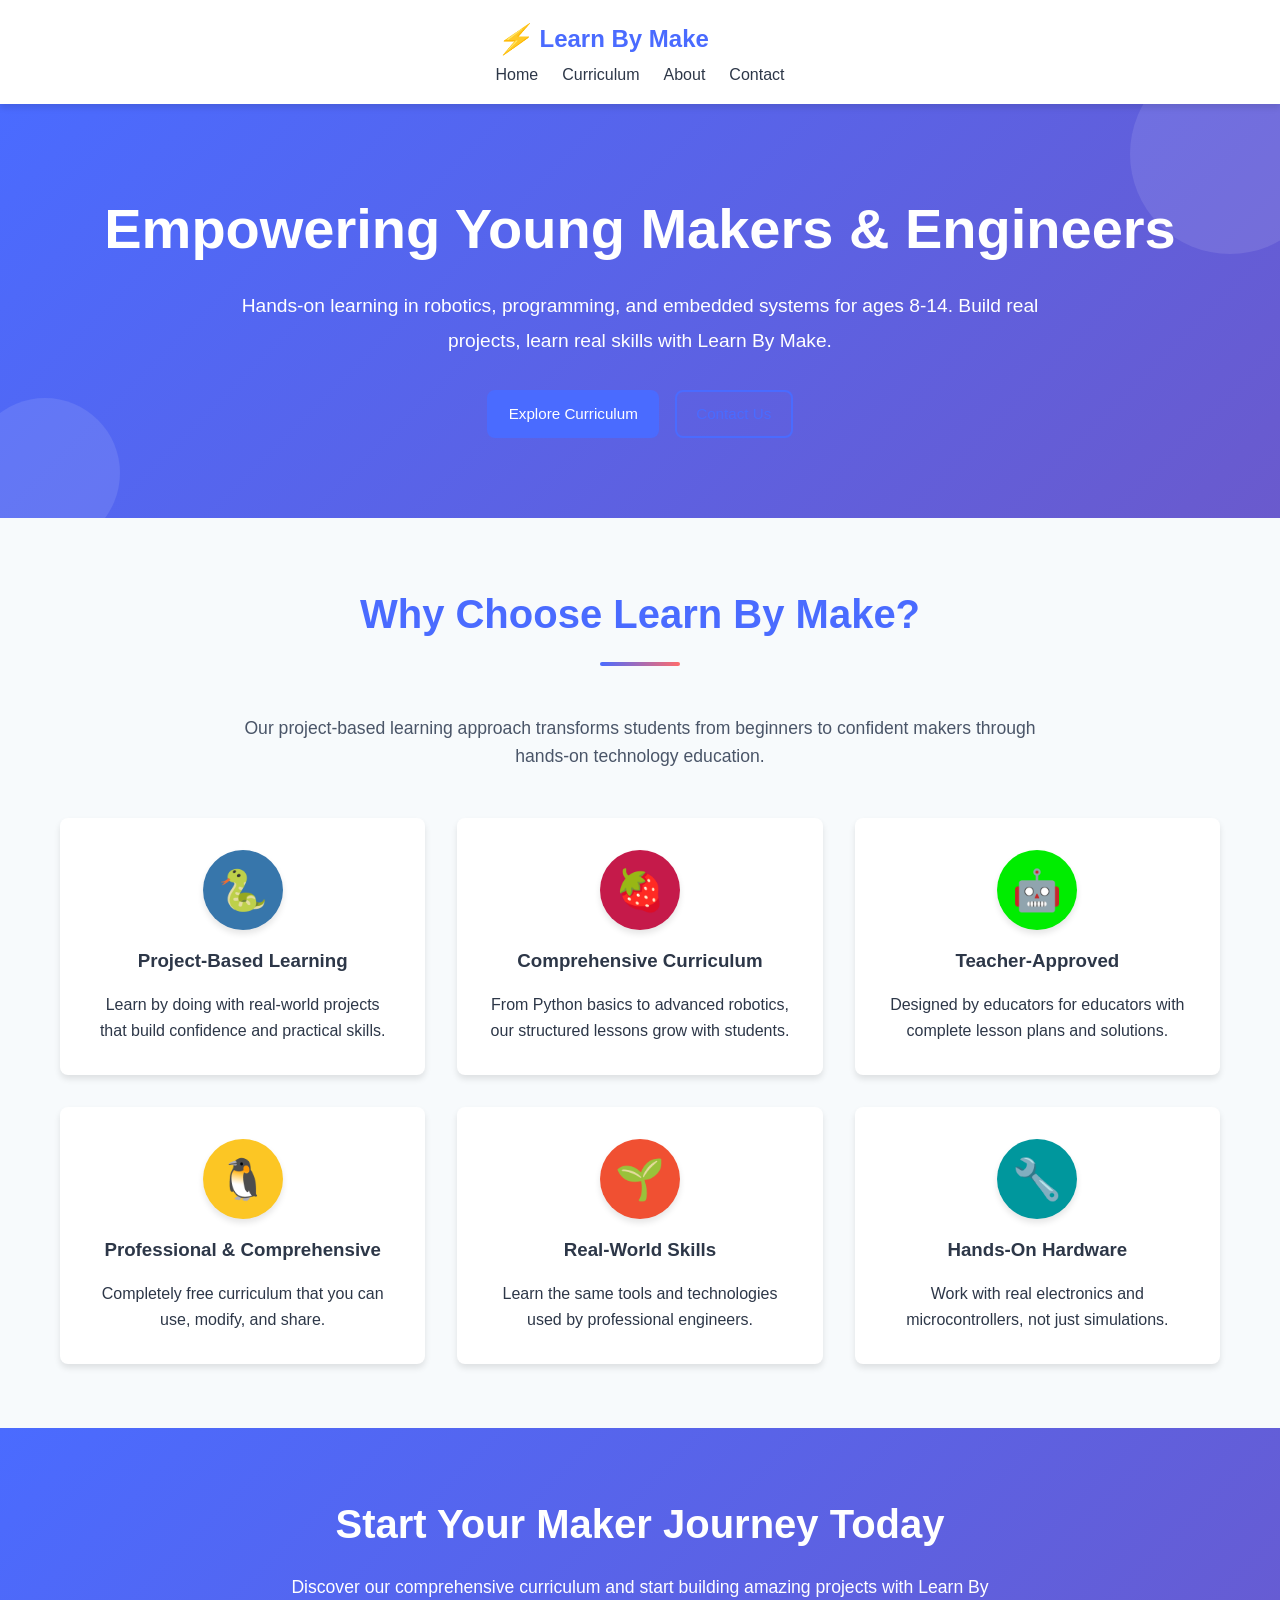
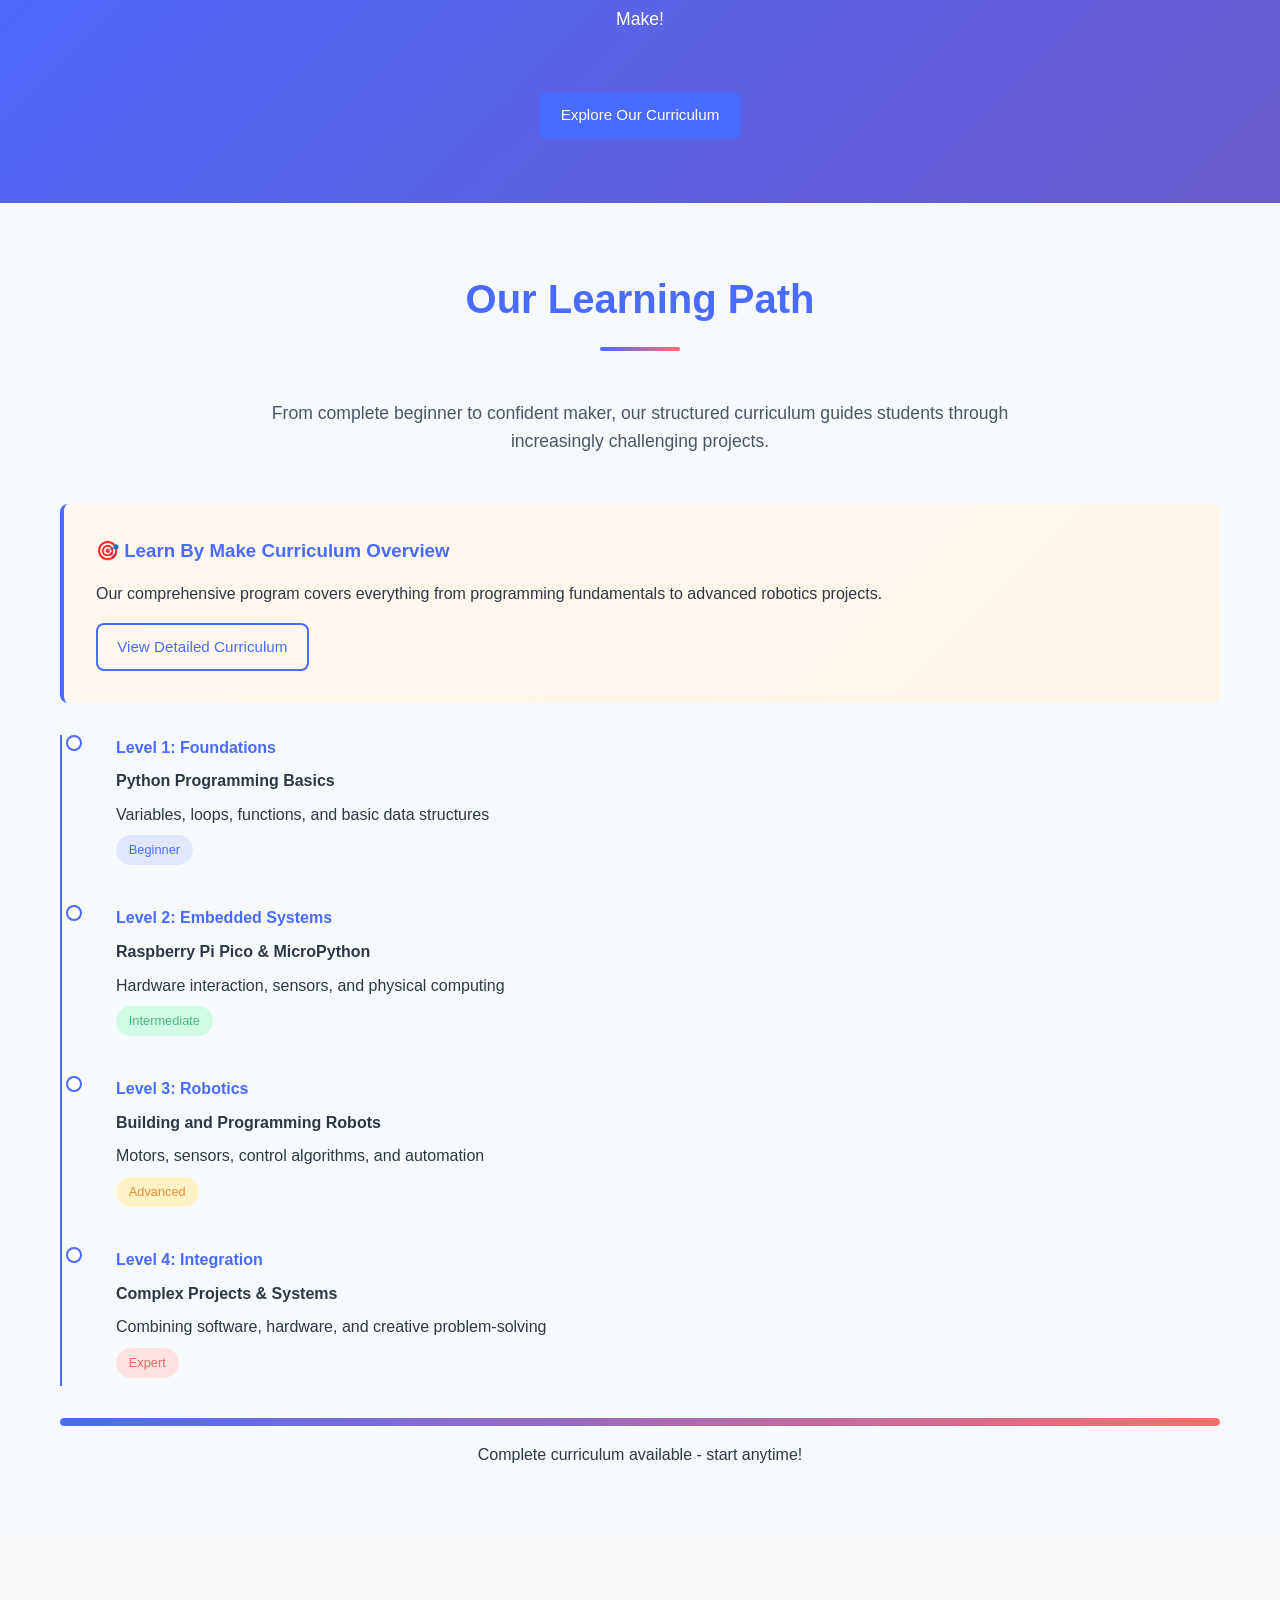
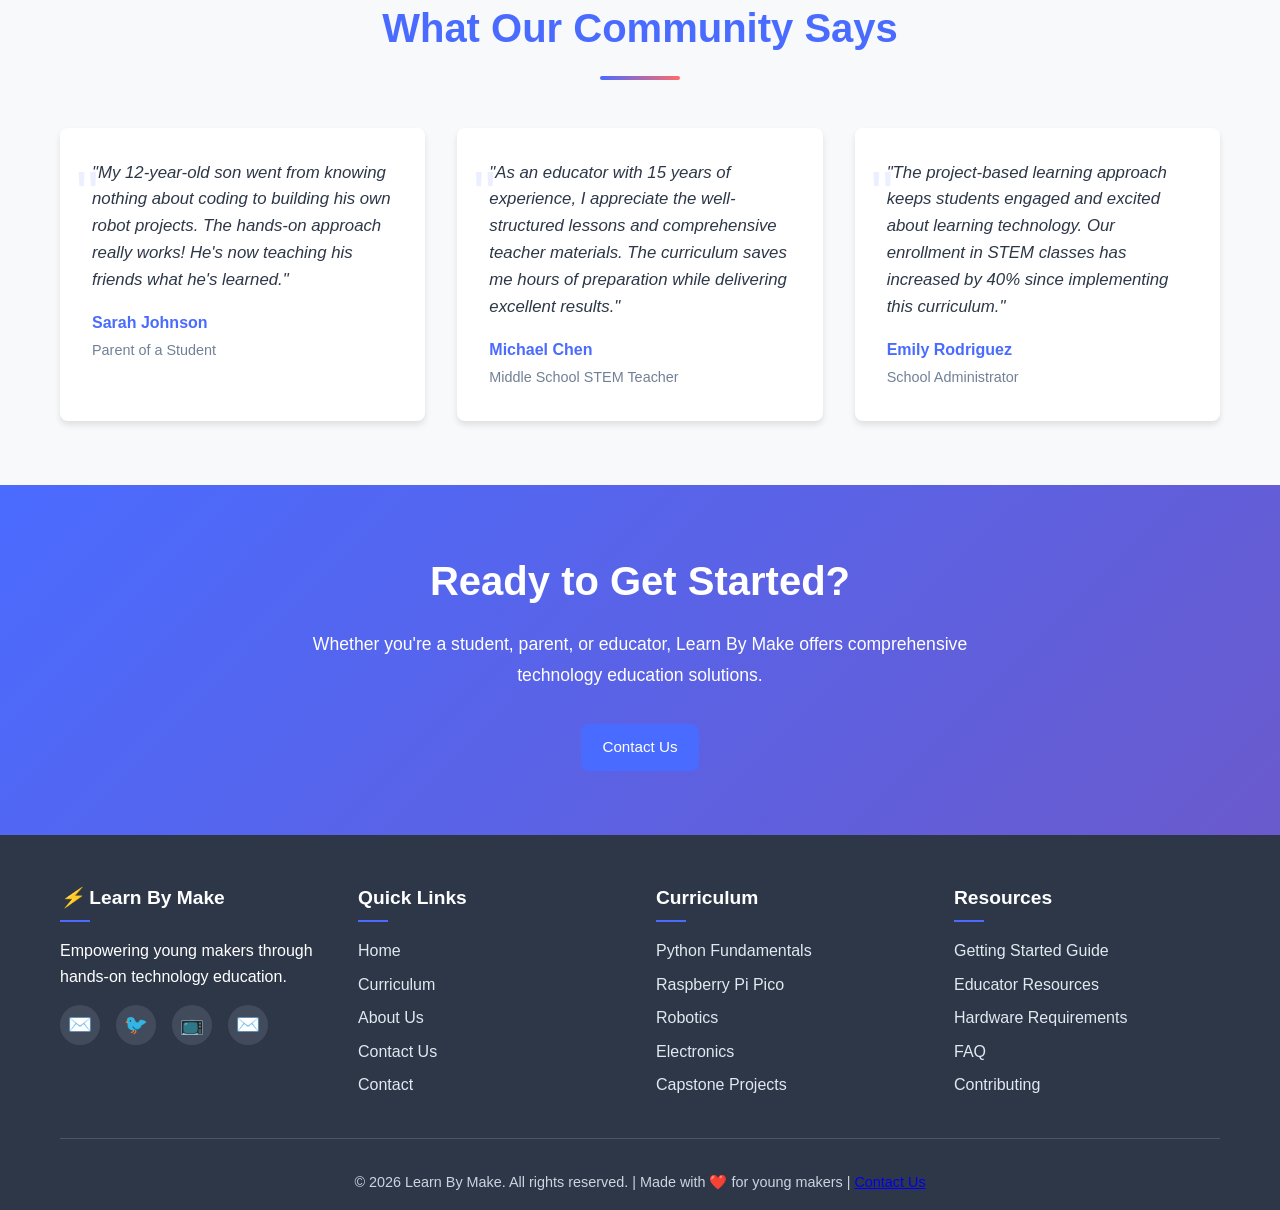
<file: index.html>
<!DOCTYPE html>
<html lang="en">
<head>
    <meta charset="UTF-8">
    <meta name="viewport" content="width=device-width, initial-scale=1.0">
    <meta name="description" content="Learn By Make - Hands-on technology education for young makers. Learn Python, Raspberry Pi, robotics, and electronics through project-based learning.">
    <meta name="keywords" content="STEM education, Python for kids, Raspberry Pi projects, robotics curriculum, coding for kids, embedded systems, maker education">
    <title>Learn By Make | Hands-On Tech Education for Young Makers</title>
    <link rel="stylesheet" href="css/style.css">
    <link rel="icon" href="images/favicon.ico" type="image/x-icon">
    <meta property="og:title" content="Learn By Make - Empowering Young Makers">
    <meta property="og:description" content="Hands-on technology education in robotics, programming, and embedded systems for ages 8-14">
    <meta property="og:type" content="website">
    <meta property="og:url" content="https://theterminalguyYT.github.io/learnbymake-website/">
</head>
<body>
    <nav>
        <div class="container">
            <a href="index.html" class="logo">
                <i>⚡</i> Learn By Make
            </a>
            <ul class="nav-links">
                <li><a href="index.html">Home</a></li>
                <li><a href="pages/curriculum.html">Curriculum</a></li>
                <li><a href="pages/about.html">About</a></li>
                <li><a href="pages/contact.html">Contact</a></li>
            </ul>
        </div>
    </nav>

    <header class="hero">
        <div class="container">
            <div class="hero-content animate">
                <h1>Empowering Young Makers & Engineers</h1>
                <p>Hands-on learning in robotics, programming, and embedded systems for ages 8-14. Build real projects, learn real skills with Learn By Make.</p>
                <div class="hero-buttons">
                    <a href="pages/curriculum.html" class="btn btn-primary">Explore Curriculum</a>
                    <a href="pages/contact.html" class="btn btn-outline">Contact Us</a>
                </div>
            </div>
        </div>
    </header>

    <section class="section">
        <div class="container">
            <div class="section-title animate">
                <h2>Why Choose Learn By Make?</h2>
            </div>
            <div class="section-subtitle animate">
                <p>Our project-based learning approach transforms students from beginners to confident makers through hands-on technology education.</p>
            </div>

            <div class="card-grid">
                <div class="feature-card animate">
                    <div class="feature-icon python">🐍</div>
                    <h3>Project-Based Learning</h3>
                    <p>Learn by doing with real-world projects that build confidence and practical skills.</p>
                </div>

                <div class="feature-card animate">
                    <div class="feature-icon raspberry">🍓</div>
                    <h3>Comprehensive Curriculum</h3>
                    <p>From Python basics to advanced robotics, our structured lessons grow with students.</p>
                </div>

                <div class="feature-card animate">
                    <div class="feature-icon microbit">🤖</div>
                    <h3>Teacher-Approved</h3>
                    <p>Designed by educators for educators with complete lesson plans and solutions.</p>
                </div>

                <div class="feature-card animate">
                    <div class="feature-icon linux">🐧</div>
                    <h3>Professional & Comprehensive</h3>
                    <p>Completely free curriculum that you can use, modify, and share.</p>
                </div>

                <div class="feature-card animate">
                    <div class="feature-icon git">🌱</div>
                    <h3>Real-World Skills</h3>
                    <p>Learn the same tools and technologies used by professional engineers.</p>
                </div>

                <div class="feature-card animate">
                    <div class="feature-icon arduino">🔧</div>
                    <h3>Hands-On Hardware</h3>
                    <p>Work with real electronics and microcontrollers, not just simulations.</p>
                </div>
            </div>
        </div>
    </section>

    <section class="section cta-section">
        <div class="container">
            <h2 class="animate">Start Your Maker Journey Today</h2>
            <p class="animate">Discover our comprehensive curriculum and start building amazing projects with Learn By Make!</p>
            <div class="animate">
                <a href="pages/curriculum.html" class="btn btn-primary mt-3">Explore Our Curriculum</a>
            </div>
        </div>
    </section>

    <section class="section">
        <div class="container">
            <div class="section-title animate">
                <h2>Our Learning Path</h2>
            </div>
            <div class="section-subtitle animate">
                <p>From complete beginner to confident maker, our structured curriculum guides students through increasingly challenging projects.</p>
            </div>

            <div class="highlight animate">
                <h3>🎯 Learn By Make Curriculum Overview</h3>
                <p>Our comprehensive program covers everything from programming fundamentals to advanced robotics projects.</p>
                <a href="pages/curriculum.html" class="btn btn-outline mt-2">View Detailed Curriculum</a>
            </div>

            <div class="timeline animate">
                <div class="timeline-item">
                    <h4>Level 1: Foundations</h4>
                    <p><strong>Python Programming Basics</strong></p>
                    <p>Variables, loops, functions, and basic data structures</p>
                    <span class="badge badge-primary">Beginner</span>
                </div>

                <div class="timeline-item">
                    <h4>Level 2: Embedded Systems</h4>
                    <p><strong>Raspberry Pi Pico & MicroPython</strong></p>
                    <p>Hardware interaction, sensors, and physical computing</p>
                    <span class="badge badge-success">Intermediate</span>
                </div>

                <div class="timeline-item">
                    <h4>Level 3: Robotics</h4>
                    <p><strong>Building and Programming Robots</strong></p>
                    <p>Motors, sensors, control algorithms, and automation</p>
                    <span class="badge badge-warning">Advanced</span>
                </div>

                <div class="timeline-item">
                    <h4>Level 4: Integration</h4>
                    <p><strong>Complex Projects & Systems</strong></p>
                    <p>Combining software, hardware, and creative problem-solving</p>
                    <span class="badge badge-danger">Expert</span>
                </div>
            </div>

            <div class="progress-container animate mt-4">
                <div class="progress-bar" data-width="100"></div>
            </div>
            <p class="text-center mt-2">Complete curriculum available - start anytime!</p>
        </div>
    </section>

    <section class="section testimonials">
        <div class="container">
            <div class="section-title animate">
                <h2>What Our Community Says</h2>
            </div>

            <div class="card-grid">
                <div class="testimonial-card animate">
                    <div class="quote">"My 12-year-old son went from knowing nothing about coding to building his own robot projects. The hands-on approach really works! He's now teaching his friends what he's learned."</div>
                    <div class="author">Sarah Johnson</div>
                    <div class="author-title">Parent of a Student</div>
                </div>

                <div class="testimonial-card animate">
                    <div class="quote">"As an educator with 15 years of experience, I appreciate the well-structured lessons and comprehensive teacher materials. The curriculum saves me hours of preparation while delivering excellent results."</div>
                    <div class="author">Michael Chen</div>
                    <div class="author-title">Middle School STEM Teacher</div>
                </div>

                <div class="testimonial-card animate">
                    <div class="quote">"The project-based learning approach keeps students engaged and excited about learning technology. Our enrollment in STEM classes has increased by 40% since implementing this curriculum."</div>
                    <div class="author">Emily Rodriguez</div>
                    <div class="author-title">School Administrator</div>
                </div>
            </div>
        </div>
    </section>

    <section class="section cta-section">
        <div class="container">
            <h2 class="animate">Ready to Get Started?</h2>
            <p class="animate">Whether you're a student, parent, or educator, Learn By Make offers comprehensive technology education solutions.</p>
            <div class="animate mt-3">
                <a href="pages/contact.html" class="btn btn-primary">Contact Us</a>
            </div>
        </div>
    </section>

    <footer>
        <div class="container">
            <div class="footer-content">
                <div class="footer-section">
                    <h3><i>⚡</i> Learn By Make</h3>
                    <p>Empowering young makers through hands-on technology education.</p>
                    <div class="social-links">
                        <a href="pages/contact.html" title="Contact" aria-label="Contact">✉️</a>
                        <a href="#" target="_blank" title="Twitter" aria-label="Twitter">🐦</a>
                        <a href="#" target="_blank" title="YouTube" aria-label="YouTube">📺</a>
                        <a href="#" target="_blank" title="Email" aria-label="Email">✉️</a>
                    </div>
                </div>
                
                <div class="footer-section">
                    <h3>Quick Links</h3>
                    <ul>
                        <li><a href="index.html">Home</a></li>
                        <li><a href="curriculum.html">Curriculum</a></li>
                        <li><a href="about.html">About Us</a></li>
                        <li><a href="pages/contact.html">Contact Us</a></li>
                        <li><a href="contact.html">Contact</a></li>
                    </ul>
                </div>
                
                <div class="footer-section">
                    <h3>Curriculum</h3>
                    <ul>
                        <li><a href="curriculum.html#python">Python Fundamentals</a></li>
                        <li><a href="curriculum.html#pico">Raspberry Pi Pico</a></li>
                        <li><a href="curriculum.html#robotics">Robotics</a></li>
                        <li><a href="curriculum.html#electronics">Electronics</a></li>
                        <li><a href="curriculum.html#projects">Capstone Projects</a></li>
                    </ul>
                </div>
                
                <div class="footer-section">
                    <h3>Resources</h3>
                    <ul>
                        <li><a href="#">Getting Started Guide</a></li>
                        <li><a href="#">Educator Resources</a></li>
                        <li><a href="#">Hardware Requirements</a></li>
                        <li><a href="#">FAQ</a></li>
                        <li><a href="#">Contributing</a></li>
                    </ul>
                </div>
            </div>
            
            <div class="copyright">
                © 2026 Learn By Make. All rights reserved. | Made with ❤️ for young makers | 
                <a href="pages/contact.html">Contact Us</a>
            </div>
        </div>
    </footer>

    <script src="js/main.js"></script>
</body>
</html>
</file>
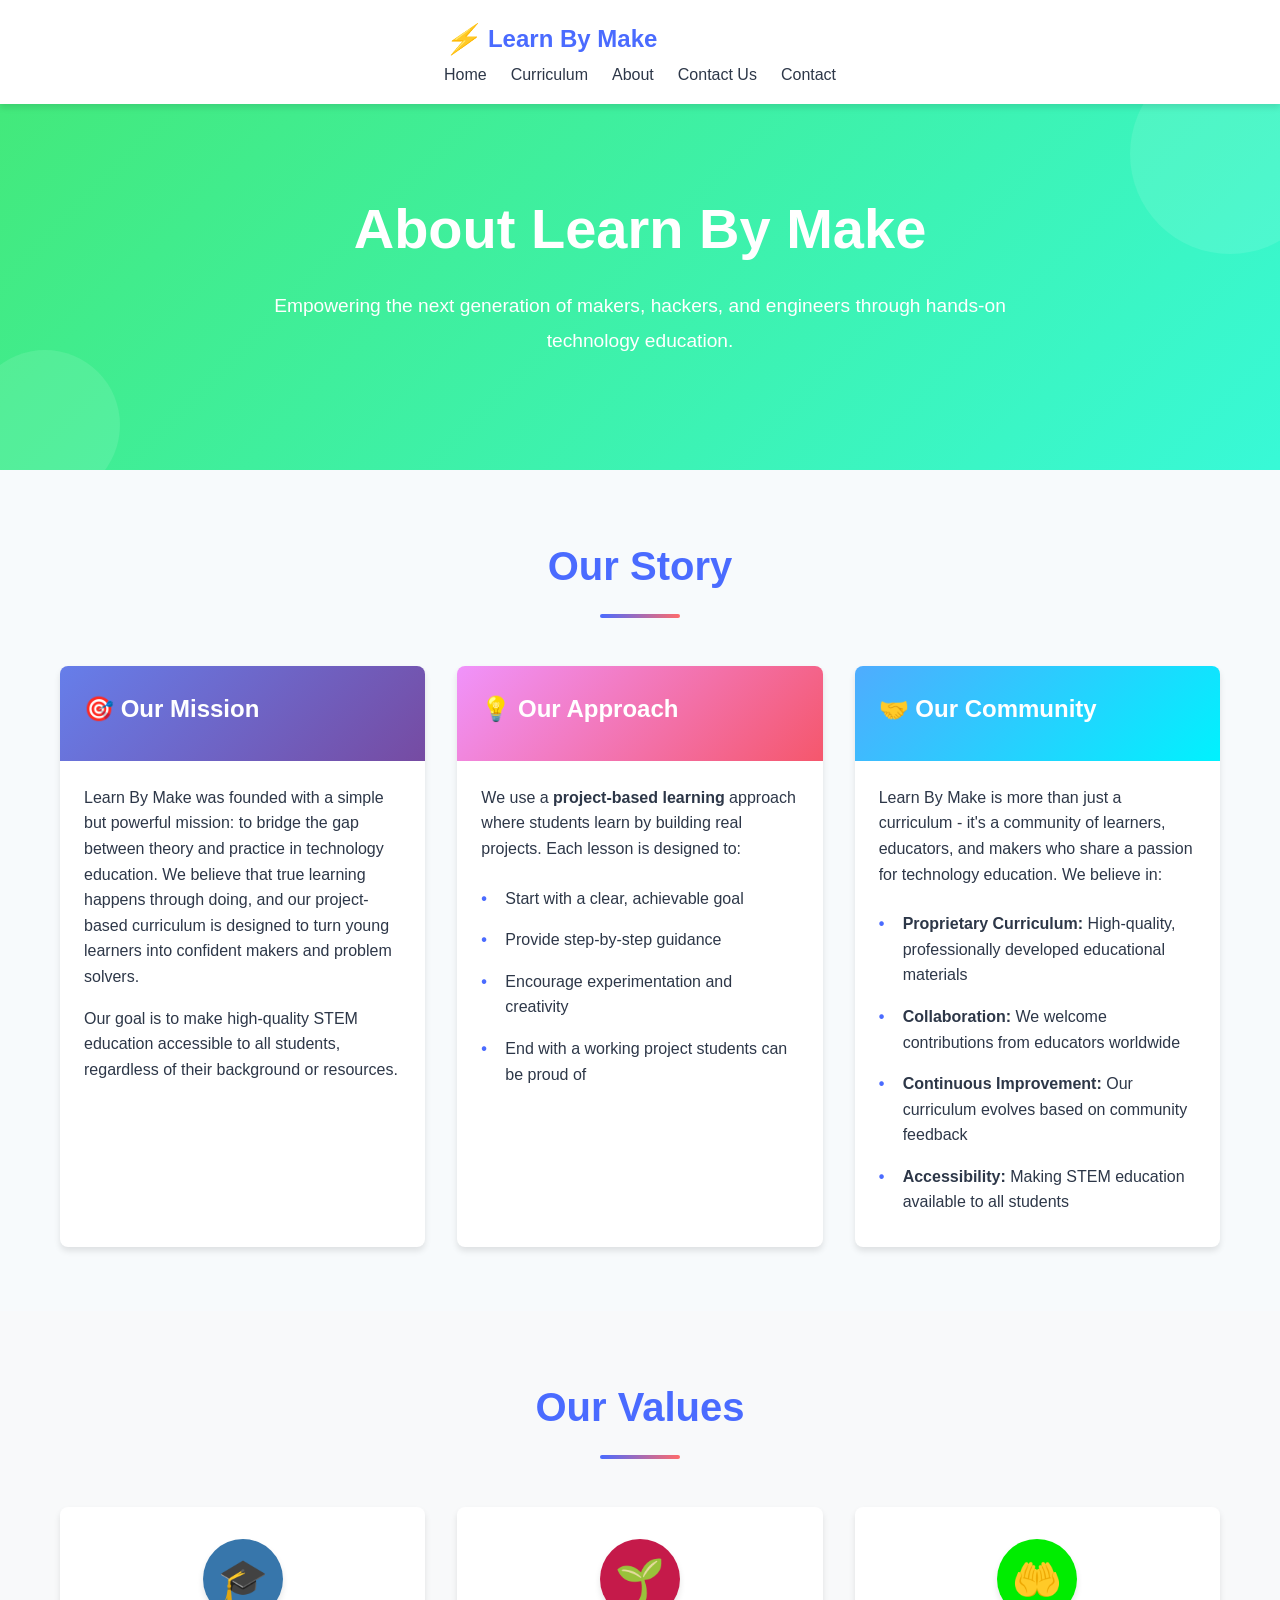
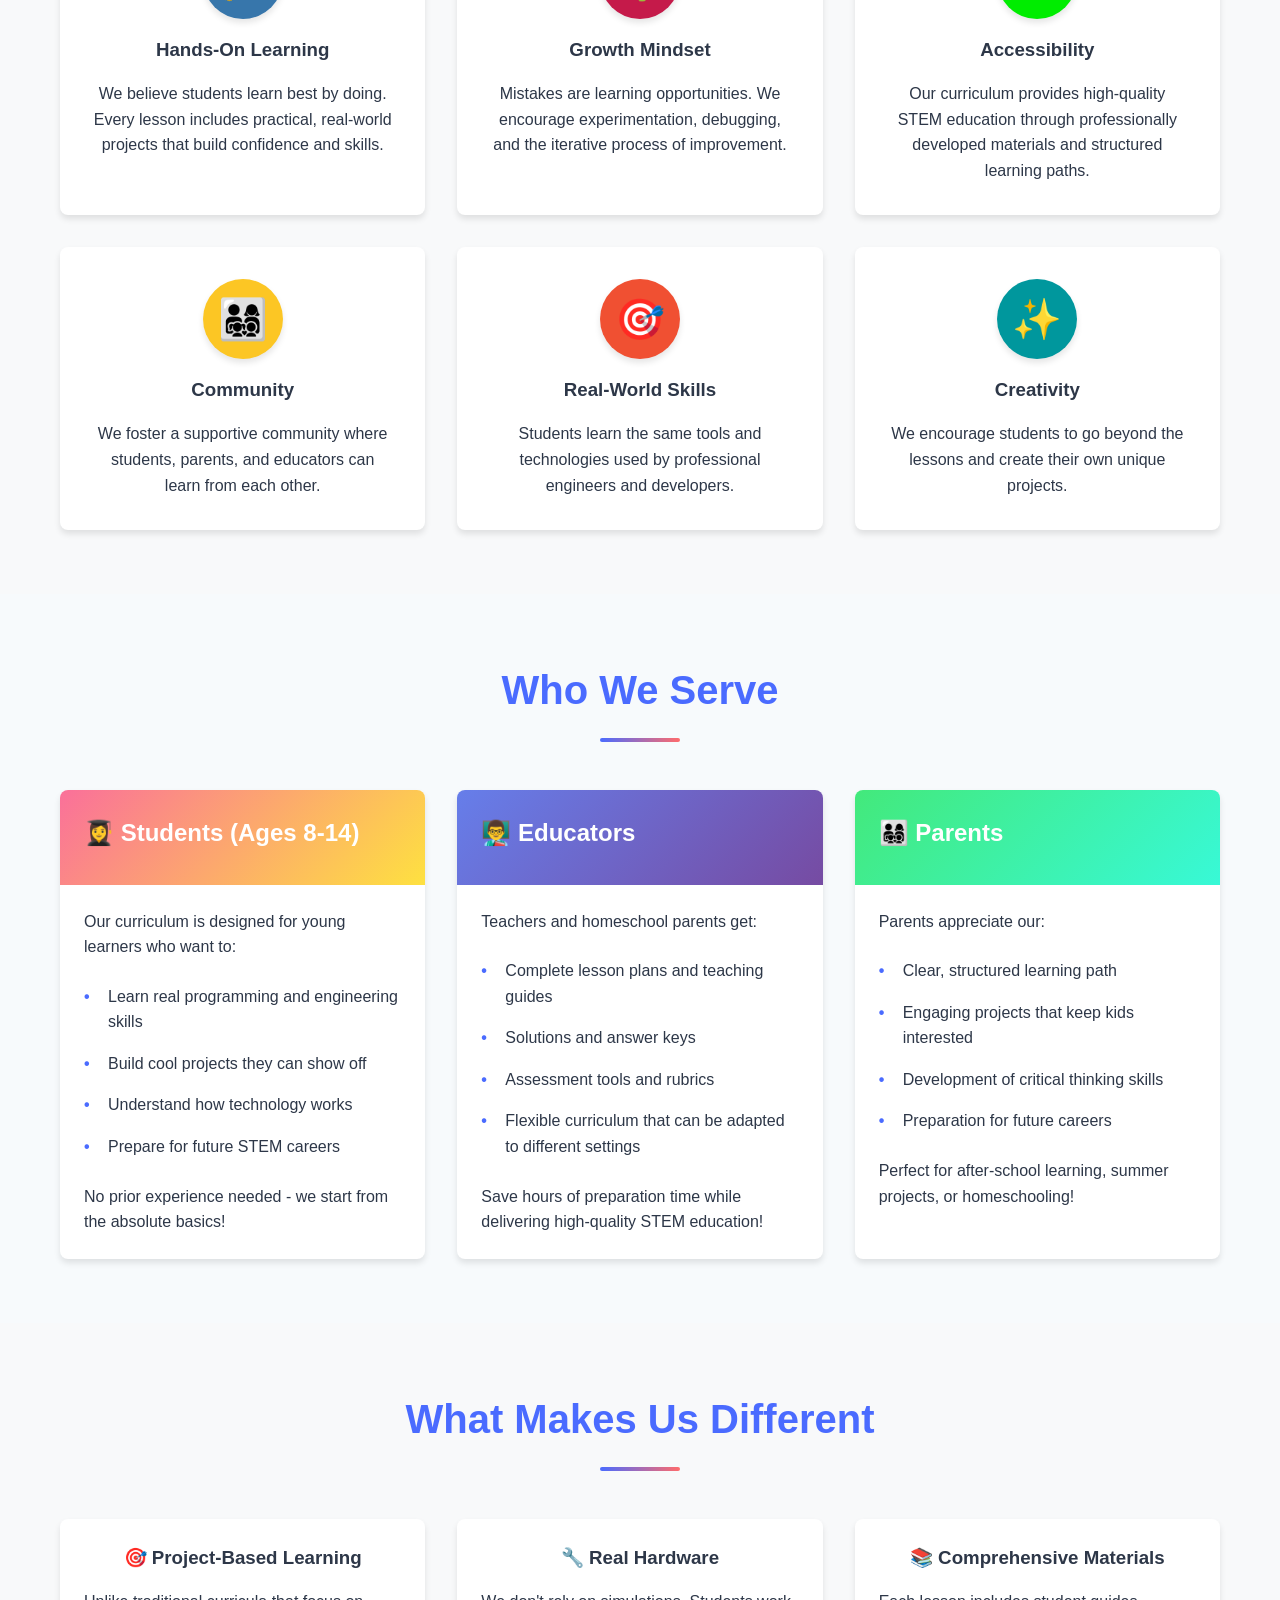
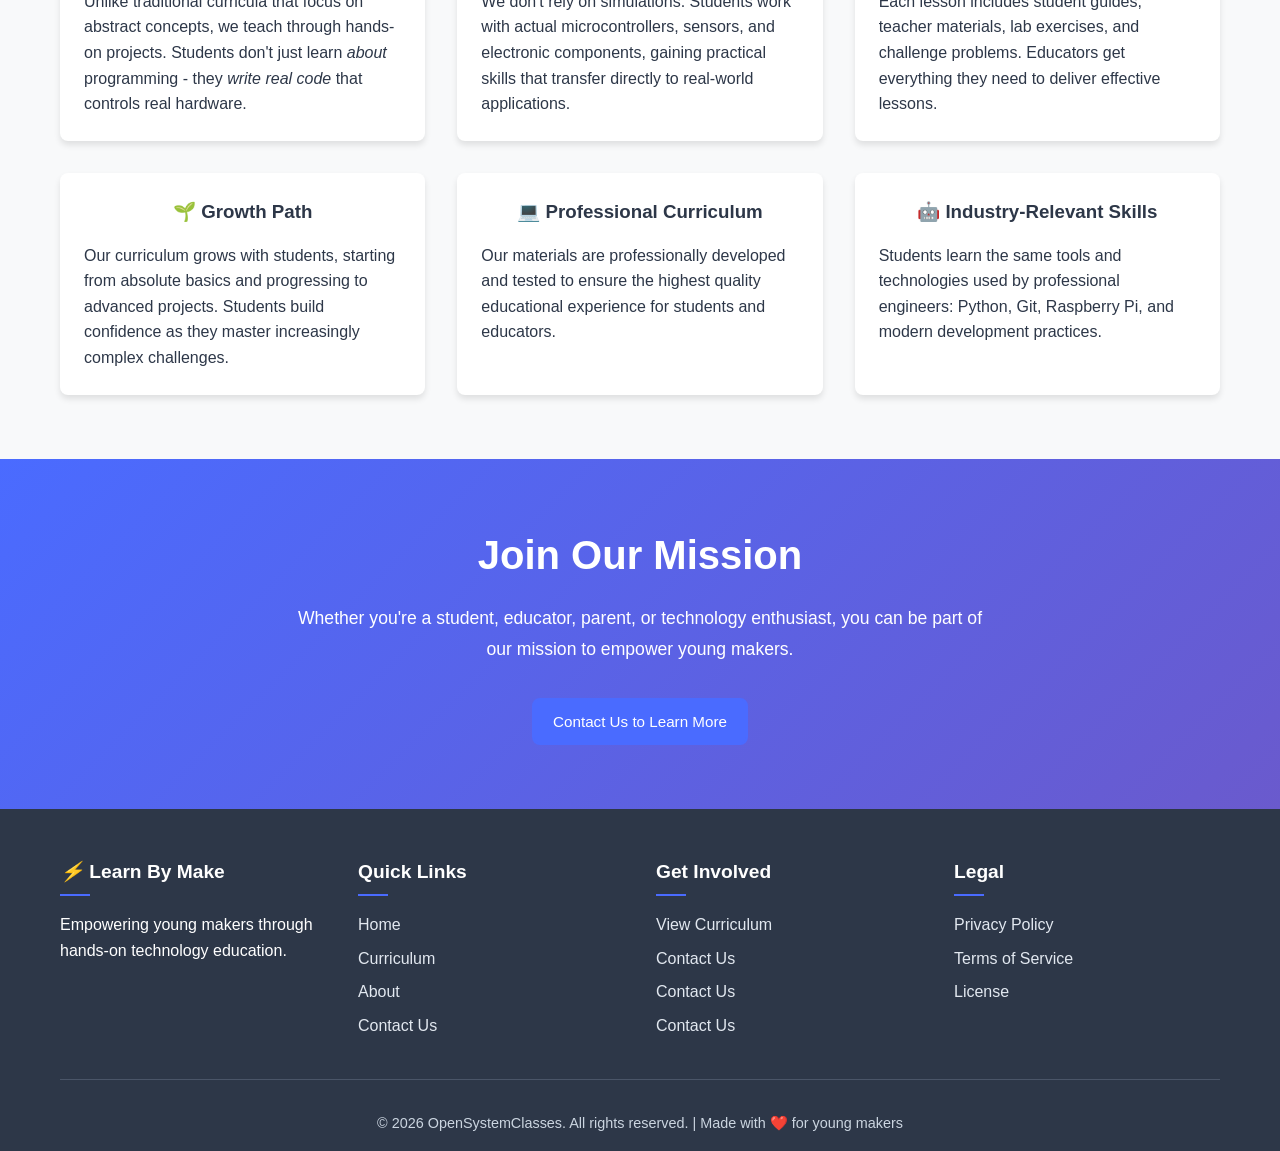
<file: pages/about.html>
<!DOCTYPE html>
<html lang="en">
<head>
    <meta charset="UTF-8">
    <meta name="viewport" content="width=device-width, initial-scale=1.0">
    <meta name="description" content="About Learn By Make - Our mission, team, and approach to hands-on technology education for young makers.">
    <title>About Us | Learn By Make</title>
    <link rel="stylesheet" href="../css/style.css">
    <link rel="icon" href="../images/favicon.ico" type="image/x-icon">
</head>
<body>
    <nav>
        <div class="container">
            <a href="../index.html" class="logo">
                <i>⚡</i> Learn By Make
            </a>
            <ul class="nav-links">
                <li><a href="../index.html">Home</a></li>
                <li><a href="curriculum.html">Curriculum</a></li>
                <li><a href="about.html" class="active">About</a></li>
                <li><a href="contact.html">Contact Us</a></li>
                <li><a href="contact.html">Contact</a></li>
            </ul>
        </div>
    </nav>

    <header class="hero" style="background: linear-gradient(135deg, #43e97b 0%, #38f9d7 100%);">
        <div class="container">
            <div class="hero-content animate">
                <h1>About Learn By Make</h1>
                <p>Empowering the next generation of makers, hackers, and engineers through hands-on technology education.</p>
            </div>
        </div>
    </header>

    <section class="section">
        <div class="container">
            <div class="section-title animate">
                <h2>Our Story</h2>
            </div>

            <div class="card-grid">
                <div class="card animate">
                    <div class="card-header" style="background: linear-gradient(135deg, #667eea 0%, #764ba2 100%);">
                        <h3>🎯 Our Mission</h3>
                    </div>
                    <div class="card-body">
                        <p>Learn By Make was founded with a simple but powerful mission: to bridge the gap between theory and practice in technology education. We believe that true learning happens through doing, and our project-based curriculum is designed to turn young learners into confident makers and problem solvers.</p>
                        <p class="mt-2">Our goal is to make high-quality STEM education accessible to all students, regardless of their background or resources.</p>
                    </div>
                </div>

                <div class="card animate">
                    <div class="card-header" style="background: linear-gradient(135deg, #f093fb 0%, #f5576c 100%);">
                        <h3>💡 Our Approach</h3>
                    </div>
                    <div class="card-body">
                        <p>We use a <strong>project-based learning</strong> approach where students learn by building real projects. Each lesson is designed to:</p>
                        <ul class="mt-2">
                            <li>Start with a clear, achievable goal</li>
                            <li>Provide step-by-step guidance</li>
                            <li>Encourage experimentation and creativity</li>
                            <li>End with a working project students can be proud of</li>
                        </ul>
                    </div>
                </div>

                <div class="card animate">
                    <div class="card-header" style="background: linear-gradient(135deg, #4facfe 0%, #00f2fe 100%);">
                        <h3>🤝 Our Community</h3>
                    </div>
                    <div class="card-body">
                        <p>Learn By Make is more than just a curriculum - it's a community of learners, educators, and makers who share a passion for technology education. We believe in:</p>
                        <ul class="mt-2">
                            <li><strong>Proprietary Curriculum:</strong> High-quality, professionally developed educational materials</li>
                            <li><strong>Collaboration:</strong> We welcome contributions from educators worldwide</li>
                            <li><strong>Continuous Improvement:</strong> Our curriculum evolves based on community feedback</li>
                            <li><strong>Accessibility:</strong> Making STEM education available to all students</li>
                        </ul>
                    </div>
                </div>
            </div>
        </div>
    </section>

    <section class="section" style="background-color: #f8f9fa;">
        <div class="container">
            <div class="section-title animate">
                <h2>Our Values</h2>
            </div>

            <div class="card-grid">
                <div class="feature-card animate">
                    <div class="feature-icon python">🎓</div>
                    <h3>Hands-On Learning</h3>
                    <p>We believe students learn best by doing. Every lesson includes practical, real-world projects that build confidence and skills.</p>
                </div>

                <div class="feature-card animate">
                    <div class="feature-icon raspberry">🌱</div>
                    <h3>Growth Mindset</h3>
                    <p>Mistakes are learning opportunities. We encourage experimentation, debugging, and the iterative process of improvement.</p>
                </div>

                <div class="feature-card animate">
                    <div class="feature-icon microbit">🤲</div>
                    <h3>Accessibility</h3>
                    <p>Our curriculum provides high-quality STEM education through professionally developed materials and structured learning paths.</p>
                </div>

                <div class="feature-card animate">
                    <div class="feature-icon linux">👨‍👩‍👧‍👦</div>
                    <h3>Community</h3>
                    <p>We foster a supportive community where students, parents, and educators can learn from each other.</p>
                </div>

                <div class="feature-card animate">
                    <div class="feature-icon git">🎯</div>
                    <h3>Real-World Skills</h3>
                    <p>Students learn the same tools and technologies used by professional engineers and developers.</p>
                </div>

                <div class="feature-card animate">
                    <div class="feature-icon arduino">✨</div>
                    <h3>Creativity</h3>
                    <p>We encourage students to go beyond the lessons and create their own unique projects.</p>
                </div>
            </div>
        </div>
    </section>

    <section class="section">
        <div class="container">
            <div class="section-title animate">
                <h2>Who We Serve</h2>
            </div>

            <div class="card-grid">
                <div class="card animate">
                    <div class="card-header" style="background: linear-gradient(135deg, #fa709a 0%, #fee140 100%);">
                        <h3>👩‍🎓 Students (Ages 8-14)</h3>
                    </div>
                    <div class="card-body">
                        <p>Our curriculum is designed for young learners who want to:</p>
                        <ul class="mt-2">
                            <li>Learn real programming and engineering skills</li>
                            <li>Build cool projects they can show off</li>
                            <li>Understand how technology works</li>
                            <li>Prepare for future STEM careers</li>
                        </ul>
                        <p class="mt-2">No prior experience needed - we start from the absolute basics!</p>
                    </div>
                </div>

                <div class="card animate">
                    <div class="card-header" style="background: linear-gradient(135deg, #667eea 0%, #764ba2 100%);">
                        <h3>👨‍🏫 Educators</h3>
                    </div>
                    <div class="card-body">
                        <p>Teachers and homeschool parents get:</p>
                        <ul class="mt-2">
                            <li>Complete lesson plans and teaching guides</li>
                            <li>Solutions and answer keys</li>
                            <li>Assessment tools and rubrics</li>
                            <li>Flexible curriculum that can be adapted to different settings</li>
                        </ul>
                        <p class="mt-2">Save hours of preparation time while delivering high-quality STEM education!</p>
                    </div>
                </div>

                <div class="card animate">
                    <div class="card-header" style="background: linear-gradient(135deg, #43e97b 0%, #38f9d7 100%);">
                        <h3>👨‍👩‍👧‍👦 Parents</h3>
                    </div>
                    <div class="card-body">
                        <p>Parents appreciate our:</p>
                        <ul class="mt-2">
                            <li>Clear, structured learning path</li>
                            <li>Engaging projects that keep kids interested</li>
                            <li>Development of critical thinking skills</li>
                            <li>Preparation for future careers</li>
                        </ul>
                        <p class="mt-2">Perfect for after-school learning, summer projects, or homeschooling!</p>
                    </div>
                </div>
            </div>
        </div>
    </section>

    <section class="section testimonials">
        <div class="container">
            <div class="section-title animate">
                <h2>What Makes Us Different</h2>
            </div>

            <div class="card-grid">
                <div class="card animate">
                    <div class="card-body">
                        <h3 class="text-center mb-2">🎯 Project-Based Learning</h3>
                        <p>Unlike traditional curricula that focus on abstract concepts, we teach through hands-on projects. Students don't just learn <em>about</em> programming - they <em>write real code</em> that controls real hardware.</p>
                    </div>
                </div>

                <div class="card animate">
                    <div class="card-body">
                        <h3 class="text-center mb-2">🔧 Real Hardware</h3>
                        <p>We don't rely on simulations. Students work with actual microcontrollers, sensors, and electronic components, gaining practical skills that transfer directly to real-world applications.</p>
                    </div>
                </div>

                <div class="card animate">
                    <div class="card-body">
                        <h3 class="text-center mb-2">📚 Comprehensive Materials</h3>
                        <p>Each lesson includes student guides, teacher materials, lab exercises, and challenge problems. Educators get everything they need to deliver effective lessons.</p>
                    </div>
                </div>

                <div class="card animate">
                    <div class="card-body">
                        <h3 class="text-center mb-2">🌱 Growth Path</h3>
                        <p>Our curriculum grows with students, starting from absolute basics and progressing to advanced projects. Students build confidence as they master increasingly complex challenges.</p>
                    </div>
                </div>

                <div class="card animate">
                    <div class="card-body">
                        <h3 class="text-center mb-2">💻 Professional Curriculum</h3>
                        <p>Our materials are professionally developed and tested to ensure the highest quality educational experience for students and educators.</p>
                    </div>
                </div>

                <div class="card animate">
                    <div class="card-body">
                        <h3 class="text-center mb-2">🤖 Industry-Relevant Skills</h3>
                        <p>Students learn the same tools and technologies used by professional engineers: Python, Git, Raspberry Pi, and modern development practices.</p>
                    </div>
                </div>
            </div>
        </div>
    </section>

    <section class="section cta-section">
        <div class="container">
            <h2 class="animate">Join Our Mission</h2>
            <p class="animate">Whether you're a student, educator, parent, or technology enthusiast, you can be part of our mission to empower young makers.</p>
            <div class="animate mt-3">
                <a href="../contact.html" class="btn btn-primary">Contact Us to Learn More</a>
            </div>
        </div>
    </section>

    <footer>
        <div class="container">
            <div class="footer-content">
                <div class="footer-section">
                    <h3><i>⚡</i> Learn By Make</h3>
                    <p>Empowering young makers through hands-on technology education.</p>
                </div>
                
                <div class="footer-section">
                    <h3>Quick Links</h3>
                    <ul>
                        <li><a href="../index.html">Home</a></li>
                        <li><a href="curriculum.html">Curriculum</a></li>
                        <li><a href="about.html">About</a></li>
                        <li><a href="contact.html">Contact Us</a></li>
                    </ul>
                </div>
                
                <div class="footer-section">
                    <h3>Get Involved</h3>
                    <ul>
                        <li><a href="" target="_blank">View Curriculum</a></li>
                        <li><a href="../contact.html">Contact Us</a></li>
                        <li><a href="contact.html">Contact Us</a></li>
                        <li><a href="contact.html">Contact Us</a></li>
                    </ul>
                </div>
                
                <div class="footer-section">
                    <h3>Legal</h3>
                    <ul>
                        <li><a href="#">Privacy Policy</a></li>
                        <li><a href="#">Terms of Service</a></li>
                        <li><a href="/blob/master/LICENSE" target="_blank">License</a></li>
                    </ul>
                </div>
            </div>
            
            <div class="copyright">
                © 2026 OpenSystemClasses. All rights reserved. | Made with ❤️ for young makers
            </div>
        </div>
    </footer>

    <script src="../js/main.js"></script>
</body>
</html>
</file>
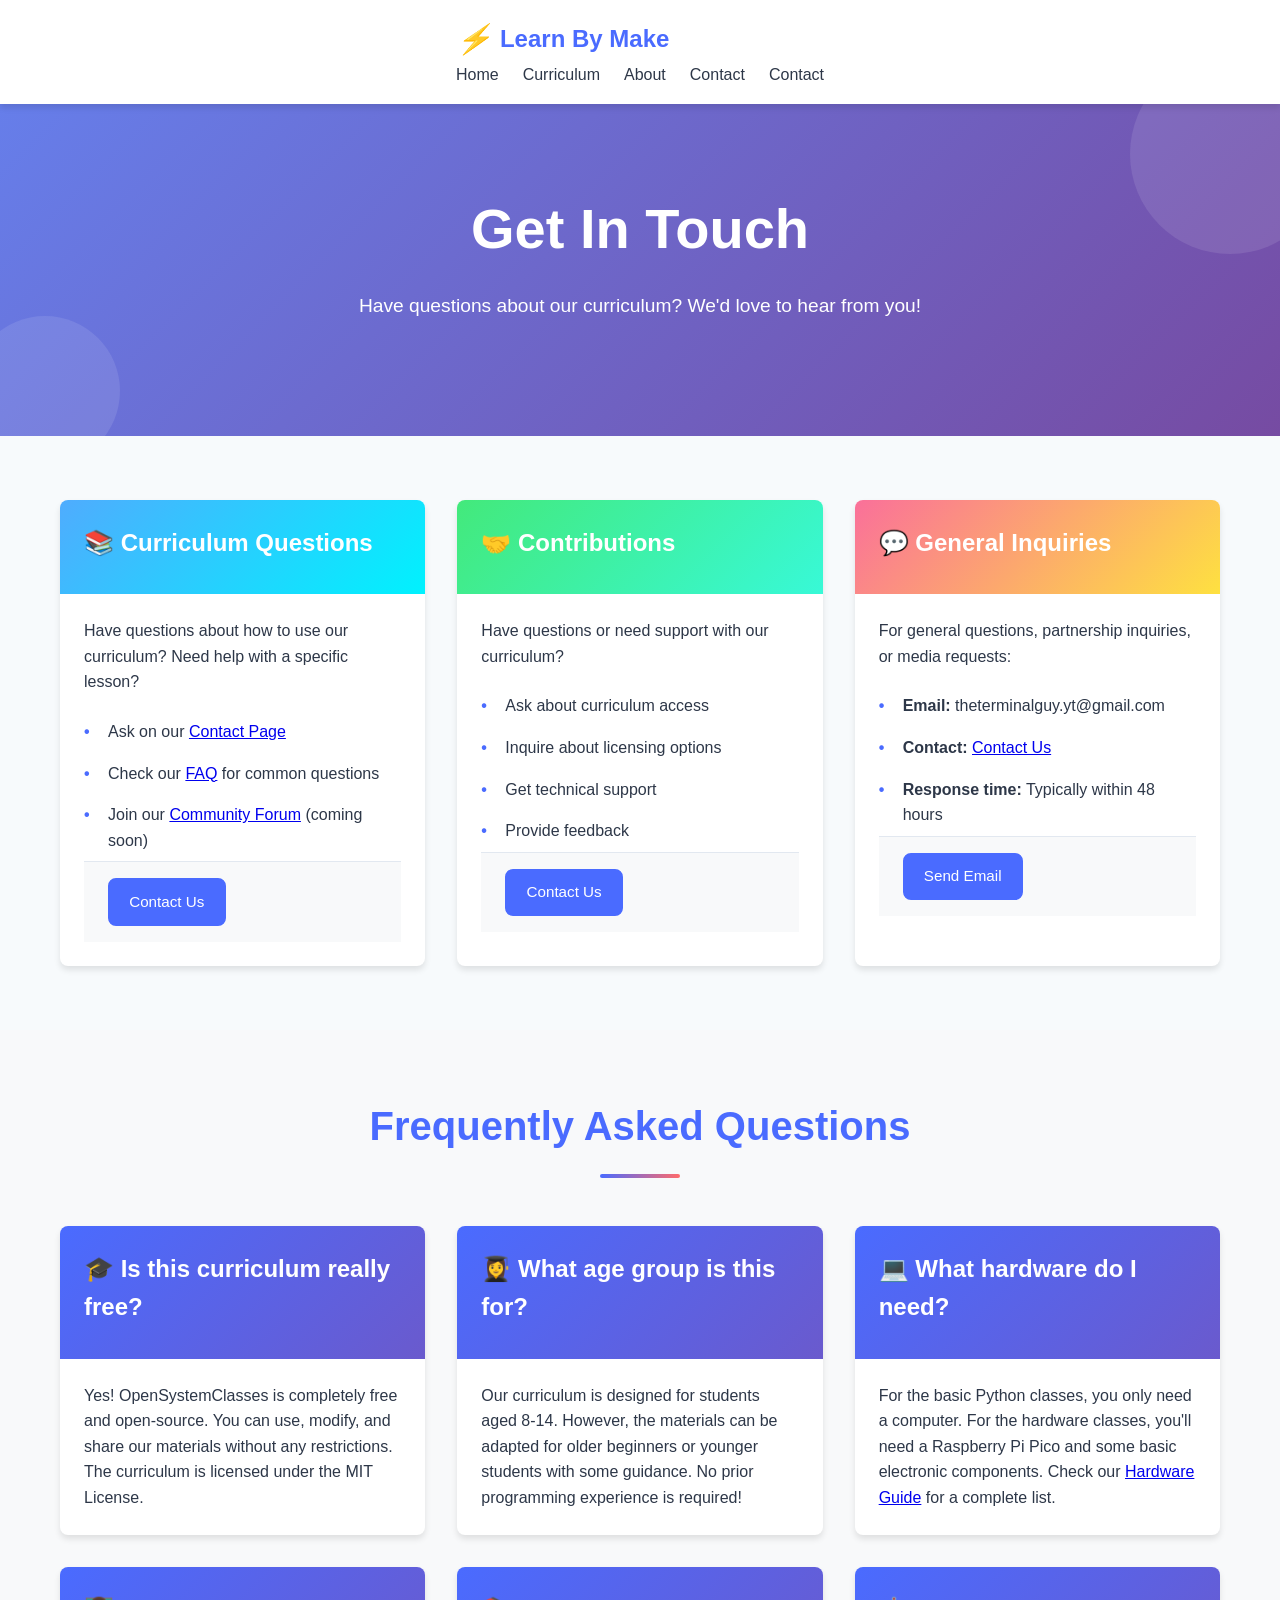
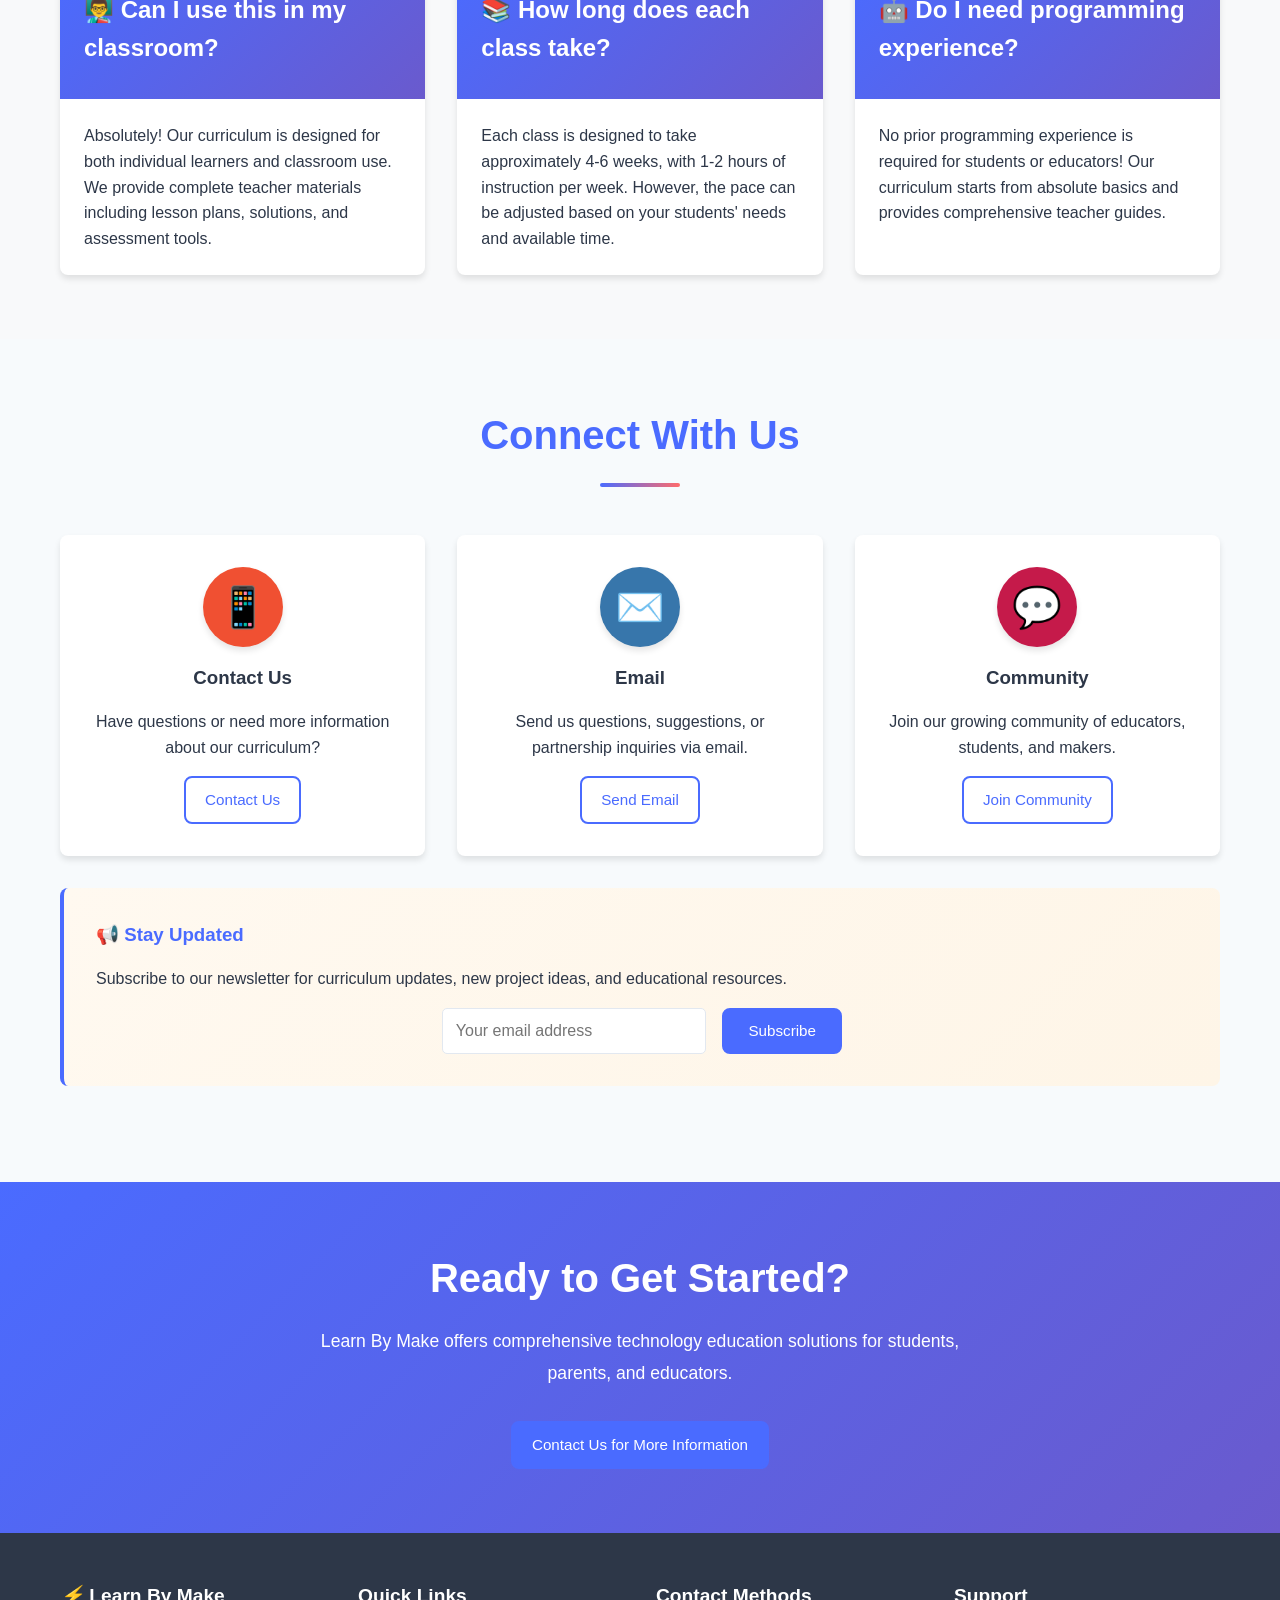
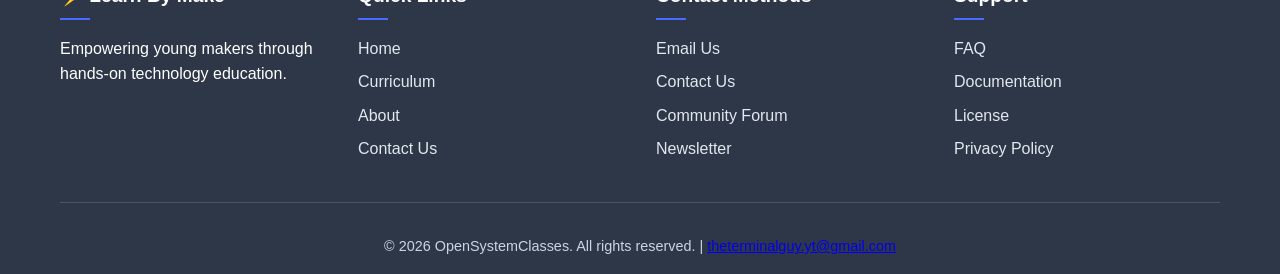
<file: pages/contact.html>
<!DOCTYPE html>
<html lang="en">
<head>
    <meta charset="UTF-8">
    <meta name="viewport" content="width=device-width, initial-scale=1.0">
    <meta name="description" content="Contact Learn By Make for questions about our hands-on technology education curriculum for young makers.">
    <title>Contact Us | Learn By Make</title>
    <link rel="stylesheet" href="../css/style.css">
    <link rel="icon" href="../images/favicon.ico" type="image/x-icon">
</head>
<body>
    <nav>
        <div class="container">
            <a href="../index.html" class="logo">
                <i>⚡</i> Learn By Make
            </a>
            <ul class="nav-links">
                <li><a href="../index.html">Home</a></li>
                <li><a href="curriculum.html">Curriculum</a></li>
                <li><a href="about.html">About</a></li>
                <li><a href="#">Contact</a></li>
                <li><a href="contact.html" class="active">Contact</a></li>
            </ul>
        </div>
    </nav>

    <header class="hero" style="background: linear-gradient(135deg, #667eea 0%, #764ba2 100%);">
        <div class="container">
            <div class="hero-content animate">
                <h1>Get In Touch</h1>
                <p>Have questions about our curriculum? We'd love to hear from you!</p>
            </div>
        </div>
    </header>

    <section class="section">
        <div class="container">
            <div class="card-grid">
                <div class="card animate">
                    <div class="card-header" style="background: linear-gradient(135deg, #4facfe 0%, #00f2fe 100%);">
                        <h3>📚 Curriculum Questions</h3>
                    </div>
                    <div class="card-body">
                        <p>Have questions about how to use our curriculum? Need help with a specific lesson?</p>
                        <ul class="mt-2">
                            <li>Ask on our <a href="#">Contact Page</a></li>
                            <li>Check our <a href="#">FAQ</a> for common questions</li>
                            <li>Join our <a href="#">Community Forum</a> (coming soon)</li>
                        </ul>
                        <div class="card-footer">
                            <a href="#" class="btn btn-primary">Contact Us</a>
                        </div>
                    </div>
                </div>

                <div class="card animate">
                    <div class="card-header" style="background: linear-gradient(135deg, #43e97b 0%, #38f9d7 100%);">
                        <h3>🤝 Contributions</h3>
                    </div>
                    <div class="card-body">
                        <p>Have questions or need support with our curriculum?</p>
                        <ul class="mt-2">
                            <li>Ask about curriculum access</li>
                            <li>Inquire about licensing options</li>
                            <li>Get technical support</li>
                            <li>Provide feedback</li>
                        </ul>
                        <div class="card-footer">
                            <a href="#" class="btn btn-primary">Contact Us</a>
                        </div>
                    </div>
                </div>

                <div class="card animate">
                    <div class="card-header" style="background: linear-gradient(135deg, #fa709a 0%, #fee140 100%);">
                        <h3>💬 General Inquiries</h3>
                    </div>
                    <div class="card-body">
                        <p>For general questions, partnership inquiries, or media requests:</p>
                        <ul class="mt-2">
                            <li><strong>Email:</strong> theterminalguy.yt@gmail.com</li>
                            <li><strong>Contact:</strong> <a href="#">Contact Us</a></li>
                            <li><strong>Response time:</strong> Typically within 48 hours</li>
                        </ul>
                        <div class="card-footer">
                            <a href="mailto:theterminalguy.yt@gmail.com" class="btn btn-primary">Send Email</a>
                        </div>
                    </div>
                </div>
            </div>
        </div>
    </section>

    <section class="section" style="background-color: #f8f9fa;">
        <div class="container">
            <div class="section-title animate">
                <h2>Frequently Asked Questions</h2>
            </div>

            <div class="card-grid">
                <div class="card animate">
                    <div class="card-header">
                        <h3>🎓 Is this curriculum really free?</h3>
                    </div>
                    <div class="card-body">
                        <p>Yes! OpenSystemClasses is completely free and open-source. You can use, modify, and share our materials without any restrictions. The curriculum is licensed under the MIT License.</p>
                    </div>
                </div>

                <div class="card animate">
                    <div class="card-header">
                        <h3>👩‍🎓 What age group is this for?</h3>
                    </div>
                    <div class="card-body">
                        <p>Our curriculum is designed for students aged 8-14. However, the materials can be adapted for older beginners or younger students with some guidance. No prior programming experience is required!</p>
                    </div>
                </div>

                <div class="card animate">
                    <div class="card-header">
                        <h3>💻 What hardware do I need?</h3>
                    </div>
                    <div class="card-body">
                        <p>For the basic Python classes, you only need a computer. For the hardware classes, you'll need a Raspberry Pi Pico and some basic electronic components. Check our <a href="#">Hardware Guide</a> for a complete list.</p>
                    </div>
                </div>

                <div class="card animate">
                    <div class="card-header">
                        <h3>👨‍🏫 Can I use this in my classroom?</h3>
                    </div>
                    <div class="card-body">
                        <p>Absolutely! Our curriculum is designed for both individual learners and classroom use. We provide complete teacher materials including lesson plans, solutions, and assessment tools.</p>
                    </div>
                </div>

                <div class="card animate">
                    <div class="card-header">
                        <h3>📚 How long does each class take?</h3>
                    </div>
                    <div class="card-body">
                        <p>Each class is designed to take approximately 4-6 weeks, with 1-2 hours of instruction per week. However, the pace can be adjusted based on your students' needs and available time.</p>
                    </div>
                </div>

                <div class="card animate">
                    <div class="card-header">
                        <h3>🤖 Do I need programming experience?</h3>
                    </div>
                    <div class="card-body">
                        <p>No prior programming experience is required for students or educators! Our curriculum starts from absolute basics and provides comprehensive teacher guides.</p>
                    </div>
                </div>
            </div>
        </div>
    </section>

    <section class="section">
        <div class="container">
            <div class="section-title animate">
                <h2>Connect With Us</h2>
            </div>

            <div class="card-grid">
                <div class="feature-card animate">
                    <div class="feature-icon git">📱</div>
                    <h3>Contact Us</h3>
                    <p>Have questions or need more information about our curriculum?</p>
                    <a href="#" class="btn btn-outline mt-2">Contact Us</a>
                </div>

                <div class="feature-card animate">
                    <div class="feature-icon python">✉️</div>
                    <h3>Email</h3>
                    <p>Send us questions, suggestions, or partnership inquiries via email.</p>
                    <a href="mailto:theterminalguy.yt@gmail.com" class="btn btn-outline mt-2">Send Email</a>
                </div>

                <div class="feature-card animate">
                    <div class="feature-icon raspberry">💬</div>
                    <h3>Community</h3>
                    <p>Join our growing community of educators, students, and makers.</p>
                    <a href="#" class="btn btn-outline mt-2">Join Community</a>
                </div>
            </div>

            <div class="highlight animate mt-4">
                <h3>📢 Stay Updated</h3>
                <p>Subscribe to our newsletter for curriculum updates, new project ideas, and educational resources.</p>
                <form class="mt-2">
                    <div style="display: flex; gap: 1rem; max-width: 400px; margin: 0 auto;">
                        <input type="email" placeholder="Your email address" style="flex: 1; padding: 0.8rem; border: 1px solid #e2e8f0; border-radius: 5px; font-size: 1rem;" required>
                        <button type="submit" class="btn btn-primary" style="padding: 0.8rem 1.5rem;">Subscribe</button>
                    </div>
                </form>
            </div>
        </div>
    </section>

    <section class="section cta-section">
        <div class="container">
            <h2 class="animate">Ready to Get Started?</h2>
            <p class="animate">Learn By Make offers comprehensive technology education solutions for students, parents, and educators.</p>
            <div class="animate mt-3">
                <a href="#" class="btn btn-primary">Contact Us for More Information</a>
            </div>
        </div>
    </section>

    <footer>
        <div class="container">
            <div class="footer-content">
                <div class="footer-section">
                    <h3><i>⚡</i> Learn By Make</h3>
                    <p>Empowering young makers through hands-on technology education.</p>
                </div>
                
                <div class="footer-section">
                    <h3>Quick Links</h3>
                    <ul>
                        <li><a href="../index.html">Home</a></li>
                        <li><a href="curriculum.html">Curriculum</a></li>
                        <li><a href="about.html">About</a></li>
                        <li><a href="#">Contact Us</a></li>
                    </ul>
                </div>
                
                <div class="footer-section">
                    <h3>Contact Methods</h3>
                    <ul>
                        <li><a href="mailto:theterminalguy.yt@gmail.com">Email Us</a></li>
                        <li><a href="#">Contact Us</a></li>
                        <li><a href="#">Community Forum</a></li>
                        <li><a href="#">Newsletter</a></li>
                    </ul>
                </div>
                
                <div class="footer-section">
                    <h3>Support</h3>
                    <ul>
                        <li><a href="#">FAQ</a></li>
                        <li><a href="#">Documentation</a></li>
                        <li><a href="/blob/master/LICENSE" target="_blank">License</a></li>
                        <li><a href="#">Privacy Policy</a></li>
                    </ul>
                </div>
            </div>
            
            <div class="copyright">
                © 2026 OpenSystemClasses. All rights reserved. | 
                <a href="mailto:theterminalguy.yt@gmail.com">theterminalguy.yt@gmail.com</a>
            </div>
        </div>
    </footer>

    <script src="../js/main.js"></script>
</body>
</html>
</file>
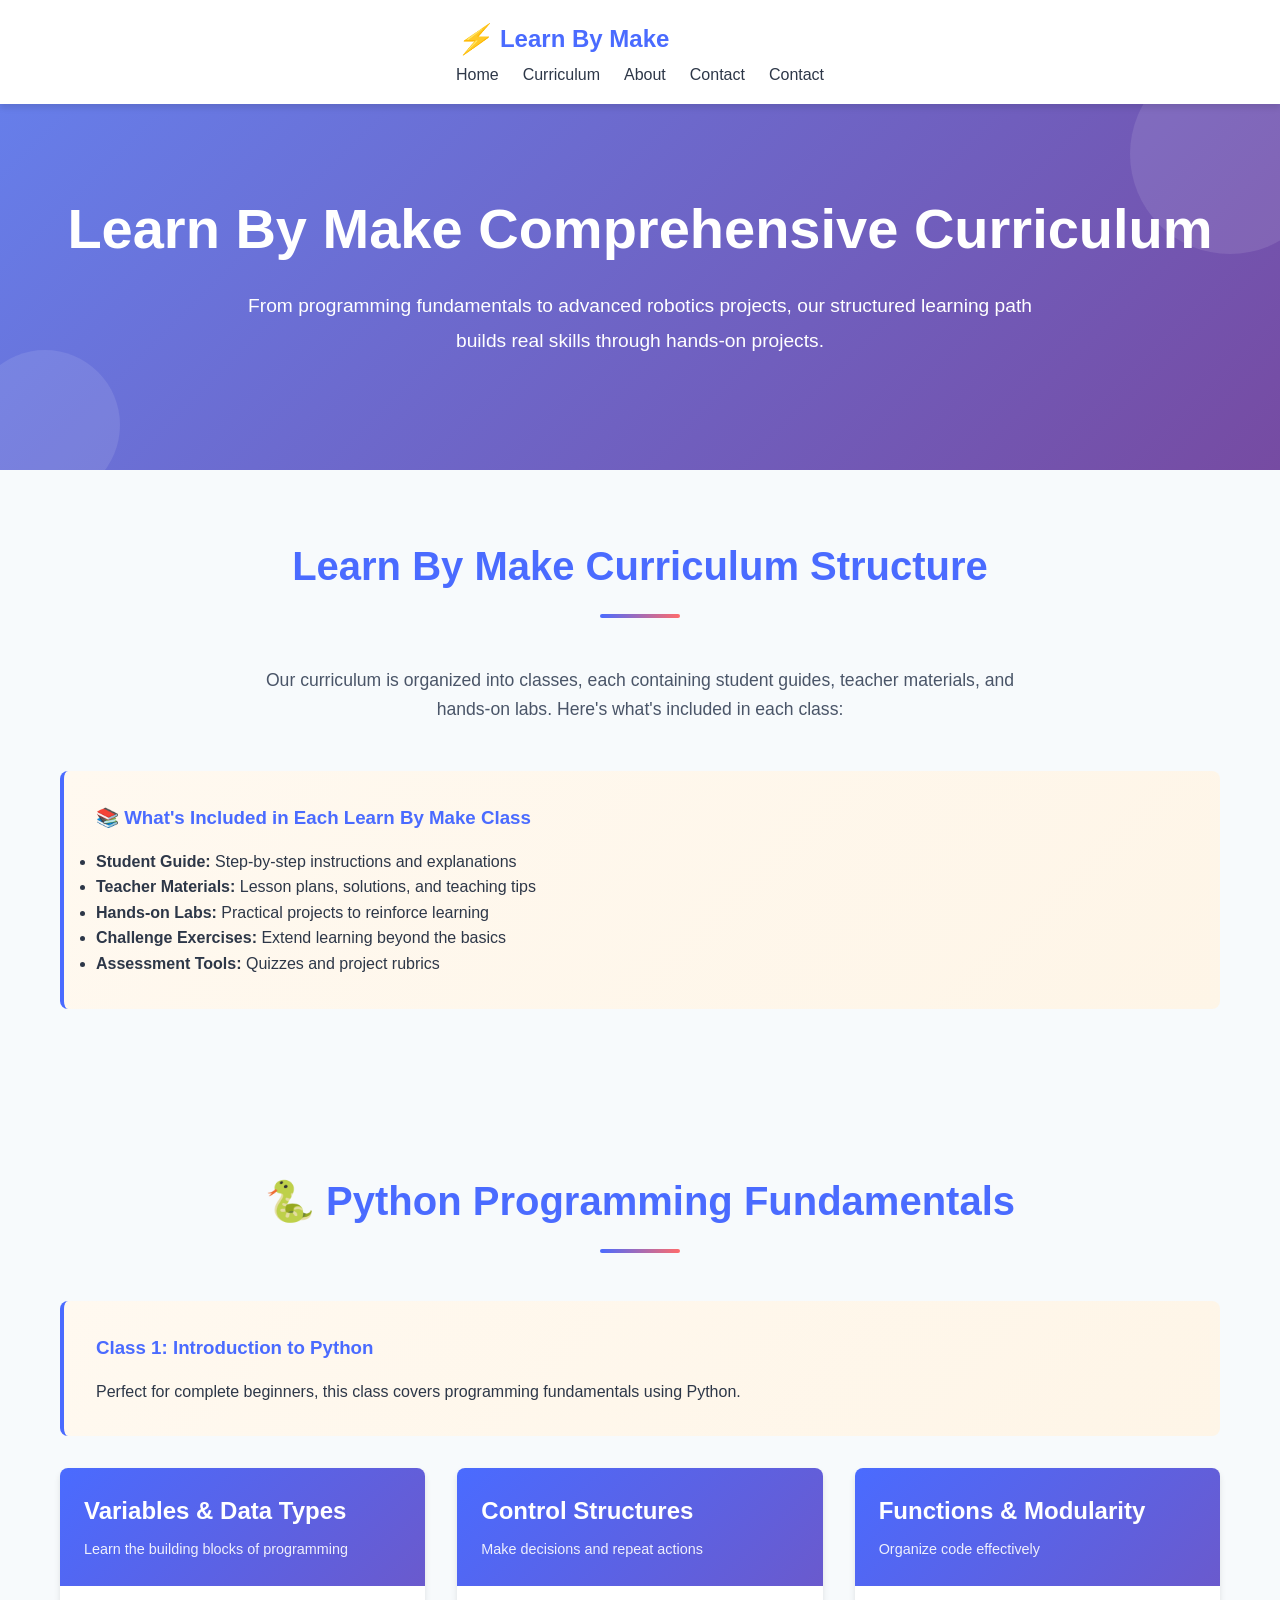
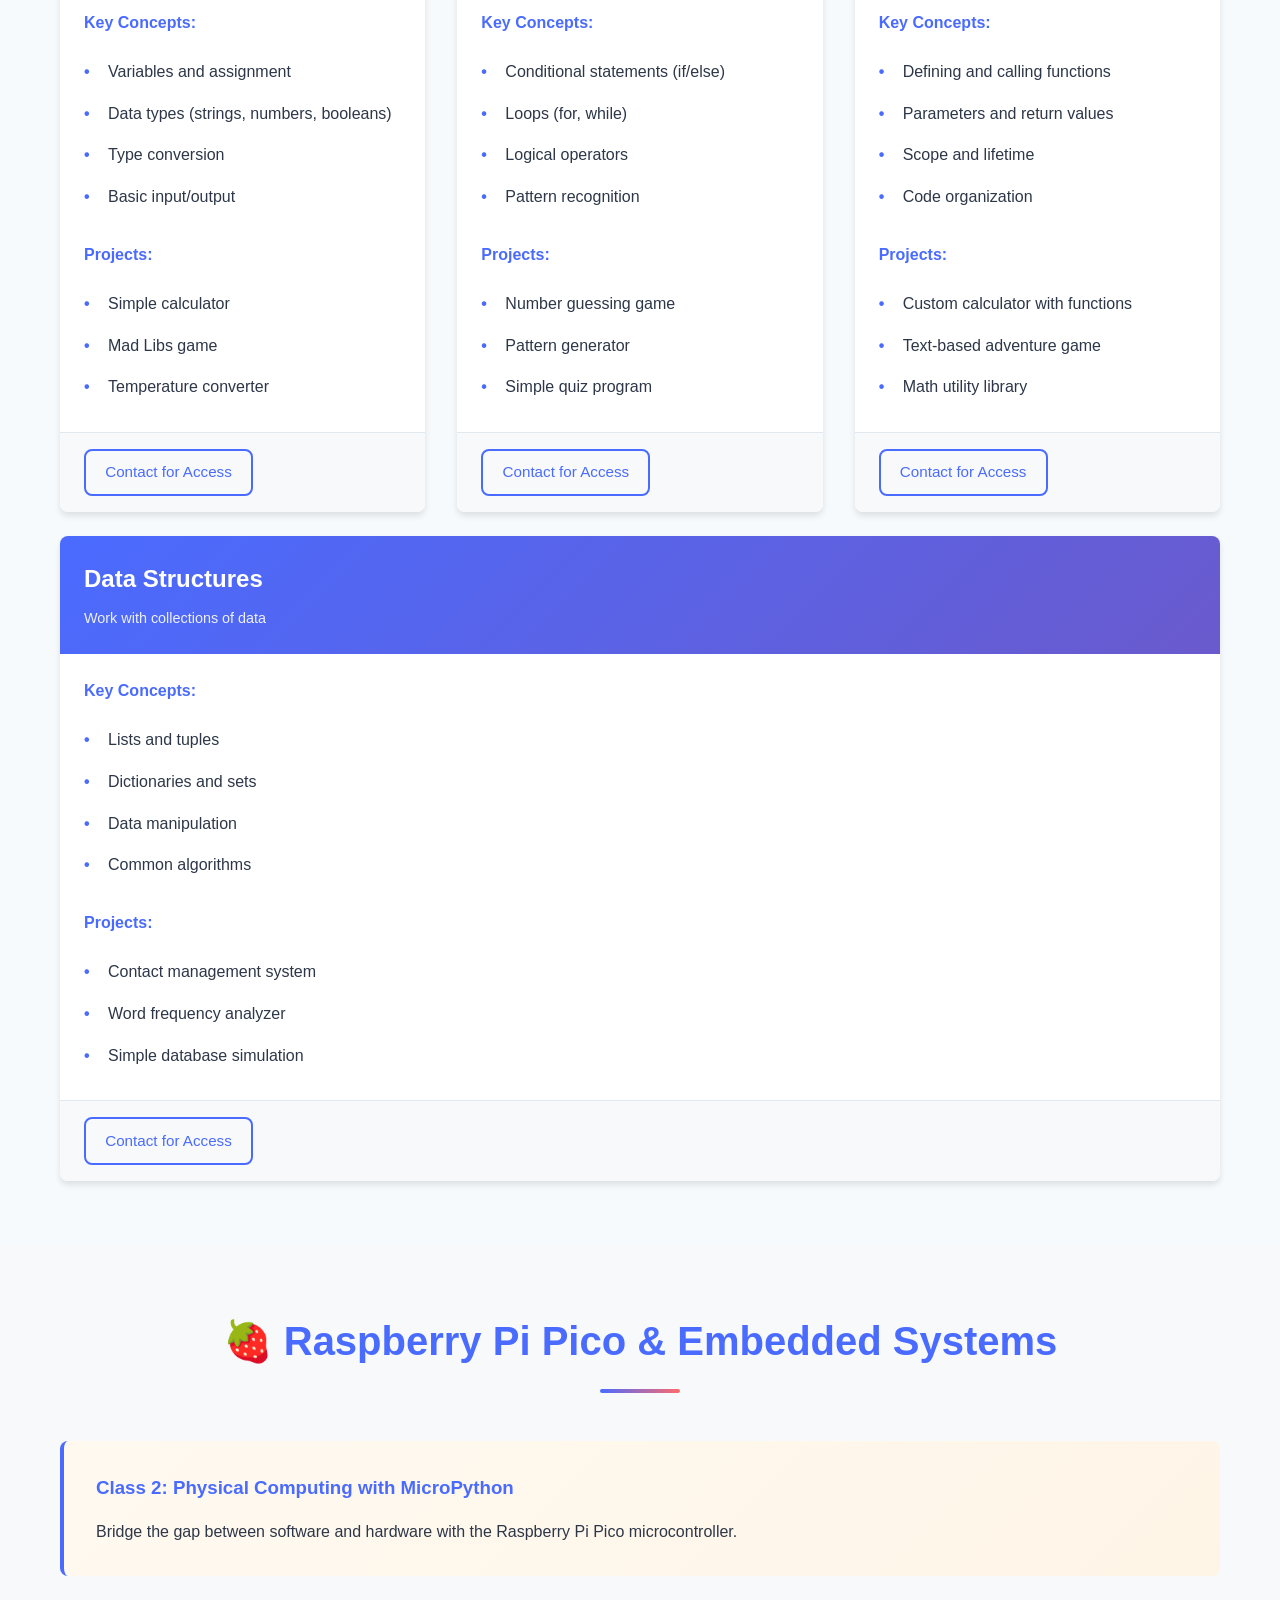
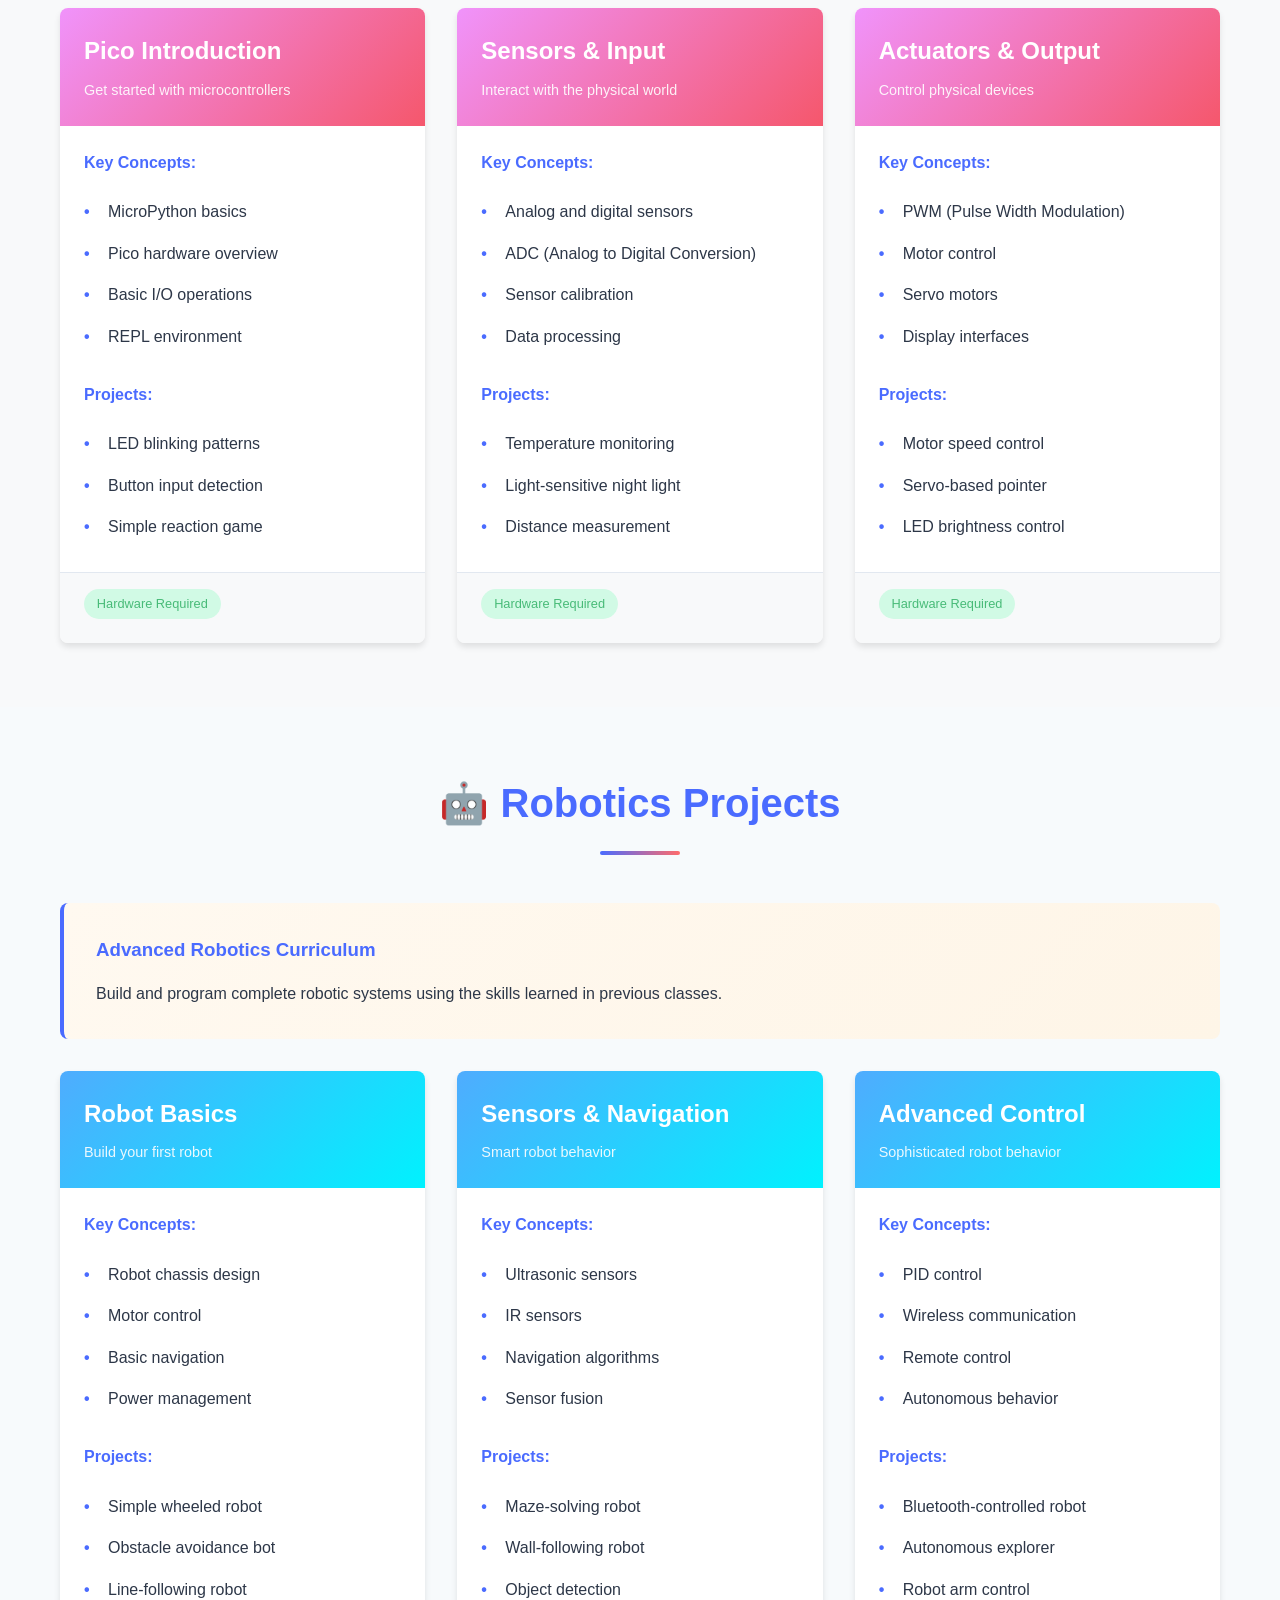
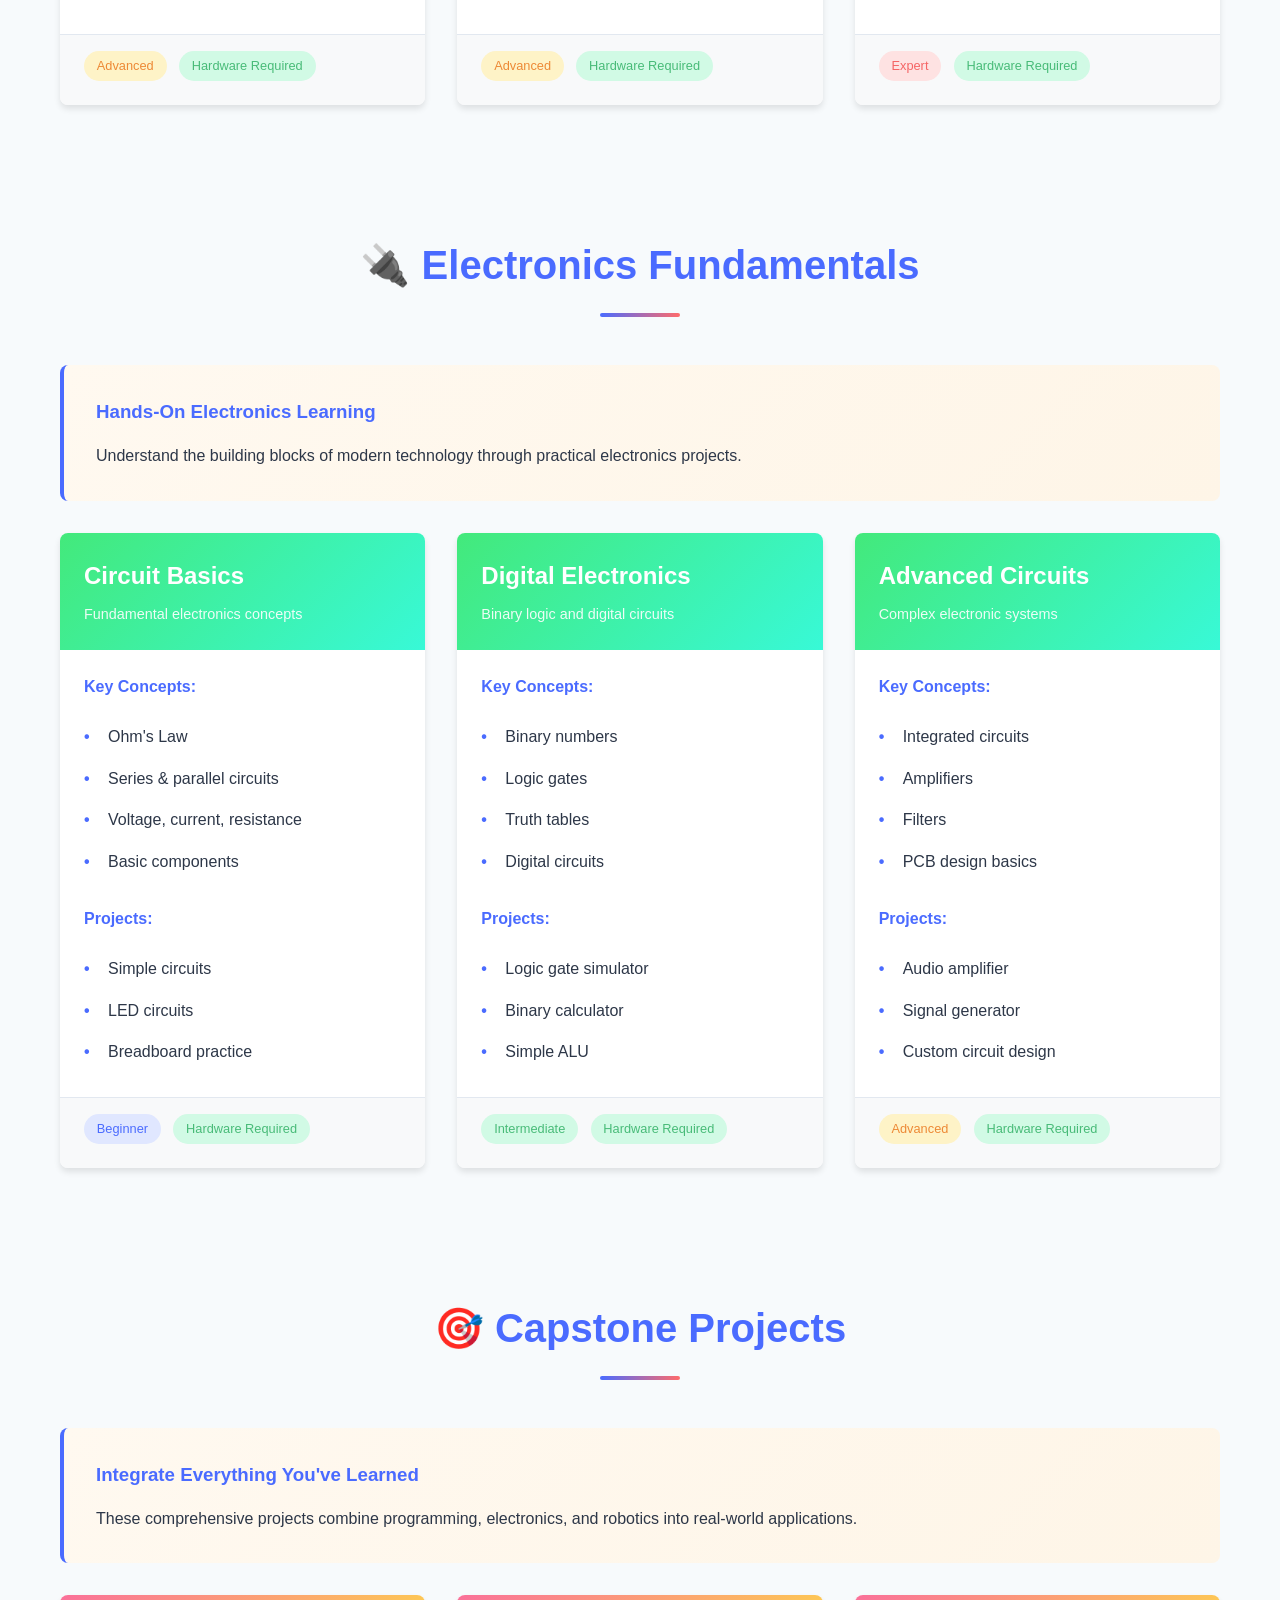
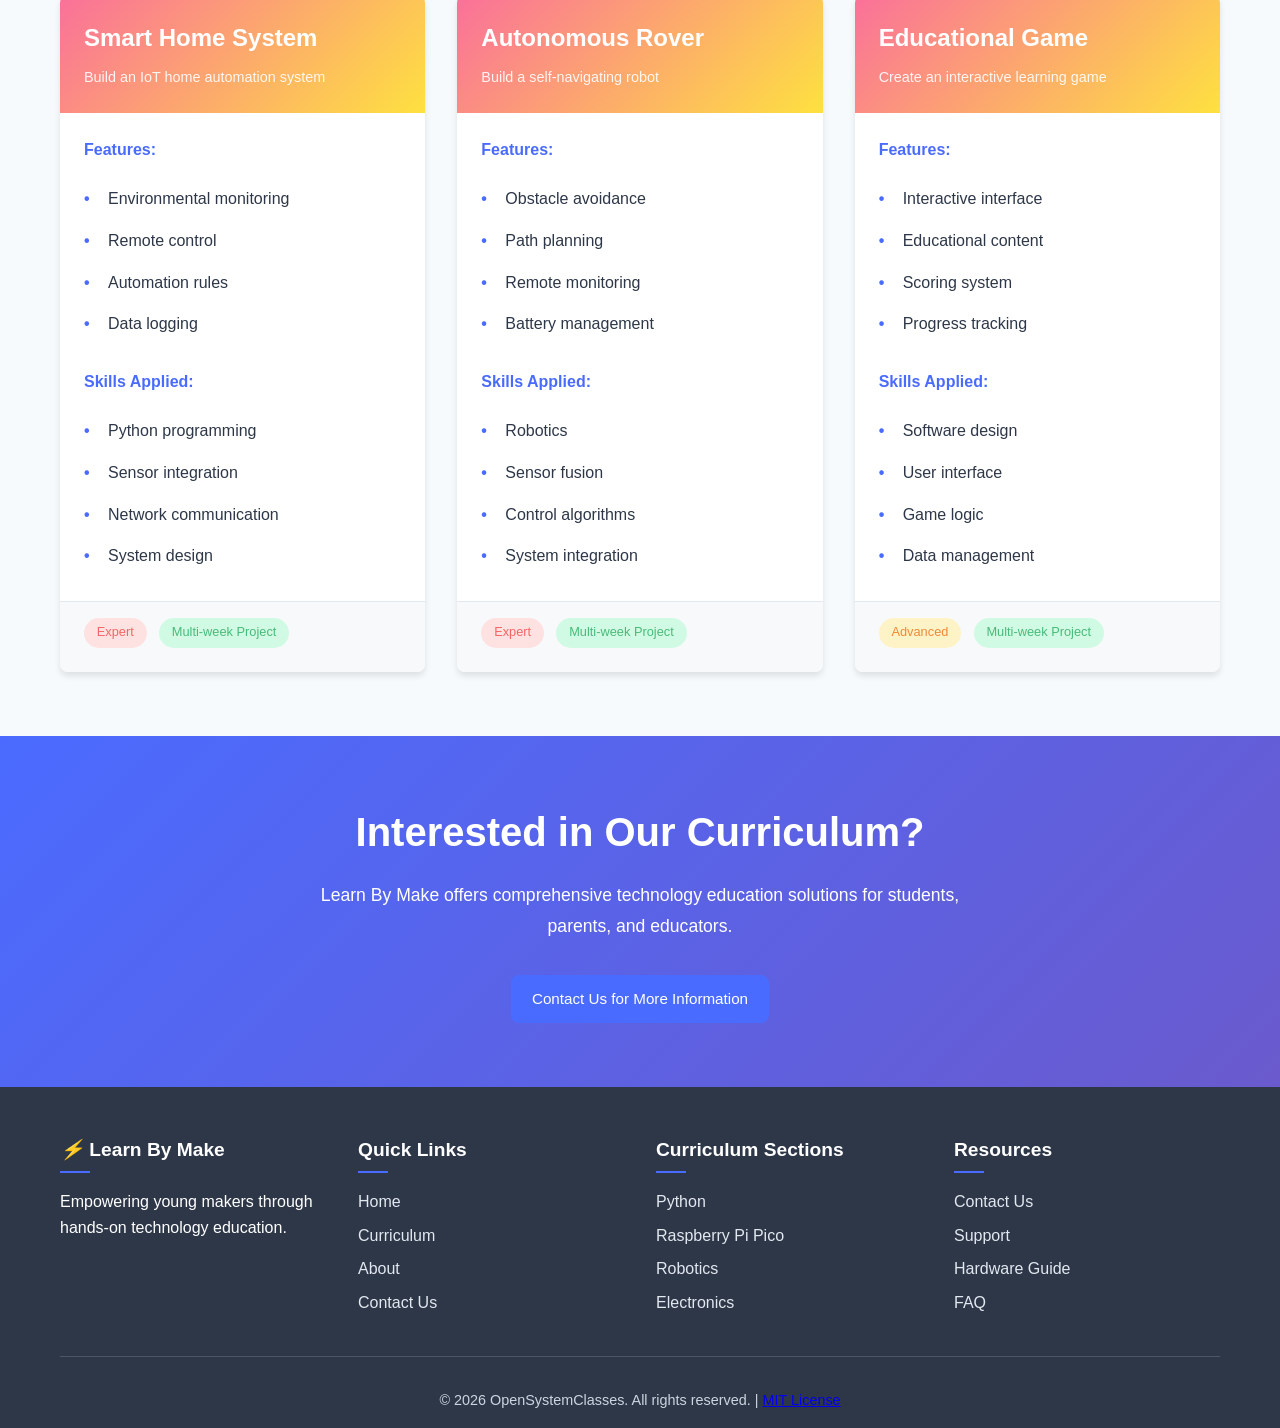
<file: pages/curriculum.html>
<!DOCTYPE html>
<html lang="en">
<head>
    <meta charset="UTF-8">
    <meta name="viewport" content="width=device-width, initial-scale=1.0">
    <meta name="description" content="Detailed OpenSystemClasses curriculum covering Python, Raspberry Pi, robotics, and electronics for young makers.">
    <title>Curriculum | Learn By Make</title>
    <link rel="stylesheet" href="../css/style.css">
    <link rel="icon" href="../images/favicon.ico" type="image/x-icon">
</head>
<body>
    <nav>
        <div class="container">
            <a href="../index.html" class="logo">
                <i>⚡</i> Learn By Make
            </a>
            <ul class="nav-links">
                <li><a href="../index.html">Home</a></li>
                <li><a href="curriculum.html" class="active">Curriculum</a></li>
                <li><a href="about.html">About</a></li>
                <li><a href="contact.html">Contact</a></li>
                <li><a href="contact.html">Contact</a></li>
            </ul>
        </div>
    </nav>

    <header class="hero" style="background: linear-gradient(135deg, #667eea 0%, #764ba2 100%);">
        <div class="container">
            <div class="hero-content animate">
                <h1>Learn By Make Comprehensive Curriculum</h1>
                <p>From programming fundamentals to advanced robotics projects, our structured learning path builds real skills through hands-on projects.</p>
            </div>
        </div>
    </header>

    <section class="section">
        <div class="container">
            <div class="section-title animate">
                <h2>Learn By Make Curriculum Structure</h2>
            </div>
            <div class="section-subtitle animate">
                <p>Our curriculum is organized into classes, each containing student guides, teacher materials, and hands-on labs. Here's what's included in each class:</p>
            </div>

            <div class="highlight animate">
                <h3>📚 What's Included in Each Learn By Make Class</h3>
                <ul>
                    <li><strong>Student Guide:</strong> Step-by-step instructions and explanations</li>
                    <li><strong>Teacher Materials:</strong> Lesson plans, solutions, and teaching tips</li>
                    <li><strong>Hands-on Labs:</strong> Practical projects to reinforce learning</li>
                    <li><strong>Challenge Exercises:</strong> Extend learning beyond the basics</li>
                    <li><strong>Assessment Tools:</strong> Quizzes and project rubrics</li>
                </ul>
            </div>
        </div>
    </section>

    <section class="section" id="python">
        <div class="container">
            <div class="section-title animate">
                <h2>🐍 Python Programming Fundamentals</h2>
            </div>

            <div class="highlight animate">
                <h3>Class 1: Introduction to Python</h3>
                <p>Perfect for complete beginners, this class covers programming fundamentals using Python.</p>
            </div>

            <div class="card-grid">
                <div class="card animate">
                    <div class="card-header">
                        <h3>Variables & Data Types</h3>
                        <p>Learn the building blocks of programming</p>
                    </div>
                    <div class="card-body">
                        <h4>Key Concepts:</h4>
                        <ul>
                            <li>Variables and assignment</li>
                            <li>Data types (strings, numbers, booleans)</li>
                            <li>Type conversion</li>
                            <li>Basic input/output</li>
                        </ul>
                        <h4 class="mt-3">Projects:</h4>
                        <ul>
                            <li>Simple calculator</li>
                            <li>Mad Libs game</li>
                            <li>Temperature converter</li>
                        </ul>
                    </div>
                    <div class="card-footer">
                        <a href="contact.html" class="btn btn-outline">Contact for Access</a>
                    </div>
                </div>

                <div class="card animate">
                    <div class="card-header">
                        <h3>Control Structures</h3>
                        <p>Make decisions and repeat actions</p>
                    </div>
                    <div class="card-body">
                        <h4>Key Concepts:</h4>
                        <ul>
                            <li>Conditional statements (if/else)</li>
                            <li>Loops (for, while)</li>
                            <li>Logical operators</li>
                            <li>Pattern recognition</li>
                        </ul>
                        <h4 class="mt-3">Projects:</h4>
                        <ul>
                            <li>Number guessing game</li>
                            <li>Pattern generator</li>
                            <li>Simple quiz program</li>
                        </ul>
                    </div>
                    <div class="card-footer">
                        <a href="contact.html" class="btn btn-outline" target="_blank">Contact for Access</a>
                    </div>
                </div>

                <div class="card animate">
                    <div class="card-header">
                        <h3>Functions & Modularity</h3>
                        <p>Organize code effectively</p>
                    </div>
                    <div class="card-body">
                        <h4>Key Concepts:</h4>
                        <ul>
                            <li>Defining and calling functions</li>
                            <li>Parameters and return values</li>
                            <li>Scope and lifetime</li>
                            <li>Code organization</li>
                        </ul>
                        <h4 class="mt-3">Projects:</h4>
                        <ul>
                            <li>Custom calculator with functions</li>
                            <li>Text-based adventure game</li>
                            <li>Math utility library</li>
                        </ul>
                    </div>
                    <div class="card-footer">
                        <a href="contact.html" class="btn btn-outline" target="_blank">Contact for Access</a>
                    </div>
                </div>
            </div>

            <div class="card-grid mt-3">
                <div class="card animate">
                    <div class="card-header">
                        <h3>Data Structures</h3>
                        <p>Work with collections of data</p>
                    </div>
                    <div class="card-body">
                        <h4>Key Concepts:</h4>
                        <ul>
                            <li>Lists and tuples</li>
                            <li>Dictionaries and sets</li>
                            <li>Data manipulation</li>
                            <li>Common algorithms</li>
                        </ul>
                        <h4 class="mt-3">Projects:</h4>
                        <ul>
                            <li>Contact management system</li>
                            <li>Word frequency analyzer</li>
                            <li>Simple database simulation</li>
                        </ul>
                    </div>
                    <div class="card-footer">
                        <a href="contact.html" class="btn btn-outline" target="_blank">Contact for Access</a>
                    </div>
                </div>
            </div>
        </div>
    </section>

    <section class="section" id="pico" style="background-color: #f8f9fa;">
        <div class="container">
            <div class="section-title animate">
                <h2>🍓 Raspberry Pi Pico & Embedded Systems</h2>
            </div>

            <div class="highlight animate">
                <h3>Class 2: Physical Computing with MicroPython</h3>
                <p>Bridge the gap between software and hardware with the Raspberry Pi Pico microcontroller.</p>
            </div>

            <div class="card-grid">
                <div class="card animate">
                    <div class="card-header" style="background: linear-gradient(135deg, #f093fb 0%, #f5576c 100%);">
                        <h3>Pico Introduction</h3>
                        <p>Get started with microcontrollers</p>
                    </div>
                    <div class="card-body">
                        <h4>Key Concepts:</h4>
                        <ul>
                            <li>MicroPython basics</li>
                            <li>Pico hardware overview</li>
                            <li>Basic I/O operations</li>
                            <li>REPL environment</li>
                        </ul>
                        <h4 class="mt-3">Projects:</h4>
                        <ul>
                            <li>LED blinking patterns</li>
                            <li>Button input detection</li>
                            <li>Simple reaction game</li>
                        </ul>
                    </div>
                    <div class="card-footer">
                        <span class="badge badge-success">Hardware Required</span>
                    </div>
                </div>

                <div class="card animate">
                    <div class="card-header" style="background: linear-gradient(135deg, #f093fb 0%, #f5576c 100%);">
                        <h3>Sensors & Input</h3>
                        <p>Interact with the physical world</p>
                    </div>
                    <div class="card-body">
                        <h4>Key Concepts:</h4>
                        <ul>
                            <li>Analog and digital sensors</li>
                            <li>ADC (Analog to Digital Conversion)</li>
                            <li>Sensor calibration</li>
                            <li>Data processing</li>
                        </ul>
                        <h4 class="mt-3">Projects:</h4>
                        <ul>
                            <li>Temperature monitoring</li>
                            <li>Light-sensitive night light</li>
                            <li>Distance measurement</li>
                        </ul>
                    </div>
                    <div class="card-footer">
                        <span class="badge badge-success">Hardware Required</span>
                    </div>
                </div>

                <div class="card animate">
                    <div class="card-header" style="background: linear-gradient(135deg, #f093fb 0%, #f5576c 100%);">
                        <h3>Actuators & Output</h3>
                        <p>Control physical devices</p>
                    </div>
                    <div class="card-body">
                        <h4>Key Concepts:</h4>
                        <ul>
                            <li>PWM (Pulse Width Modulation)</li>
                            <li>Motor control</li>
                            <li>Servo motors</li>
                            <li>Display interfaces</li>
                        </ul>
                        <h4 class="mt-3">Projects:</h4>
                        <ul>
                            <li>Motor speed control</li>
                            <li>Servo-based pointer</li>
                            <li>LED brightness control</li>
                        </ul>
                    </div>
                    <div class="card-footer">
                        <span class="badge badge-success">Hardware Required</span>
                    </div>
                </div>
            </div>
        </div>
    </section>

    <section class="section" id="robotics">
        <div class="container">
            <div class="section-title animate">
                <h2>🤖 Robotics Projects</h2>
            </div>

            <div class="highlight animate">
                <h3>Advanced Robotics Curriculum</h3>
                <p>Build and program complete robotic systems using the skills learned in previous classes.</p>
            </div>

            <div class="card-grid">
                <div class="card animate">
                    <div class="card-header" style="background: linear-gradient(135deg, #4facfe 0%, #00f2fe 100%);">
                        <h3>Robot Basics</h3>
                        <p>Build your first robot</p>
                    </div>
                    <div class="card-body">
                        <h4>Key Concepts:</h4>
                        <ul>
                            <li>Robot chassis design</li>
                            <li>Motor control</li>
                            <li>Basic navigation</li>
                            <li>Power management</li>
                        </ul>
                        <h4 class="mt-3">Projects:</h4>
                        <ul>
                            <li>Simple wheeled robot</li>
                            <li>Obstacle avoidance bot</li>
                            <li>Line-following robot</li>
                        </ul>
                    </div>
                    <div class="card-footer">
                        <span class="badge badge-warning">Advanced</span>
                        <span class="badge badge-success">Hardware Required</span>
                    </div>
                </div>

                <div class="card animate">
                    <div class="card-header" style="background: linear-gradient(135deg, #4facfe 0%, #00f2fe 100%);">
                        <h3>Sensors & Navigation</h3>
                        <p>Smart robot behavior</p>
                    </div>
                    <div class="card-body">
                        <h4>Key Concepts:</h4>
                        <ul>
                            <li>Ultrasonic sensors</li>
                            <li>IR sensors</li>
                            <li>Navigation algorithms</li>
                            <li>Sensor fusion</li>
                        </ul>
                        <h4 class="mt-3">Projects:</h4>
                        <ul>
                            <li>Maze-solving robot</li>
                            <li>Wall-following robot</li>
                            <li>Object detection</li>
                        </ul>
                    </div>
                    <div class="card-footer">
                        <span class="badge badge-warning">Advanced</span>
                        <span class="badge badge-success">Hardware Required</span>
                    </div>
                </div>

                <div class="card animate">
                    <div class="card-header" style="background: linear-gradient(135deg, #4facfe 0%, #00f2fe 100%);">
                        <h3>Advanced Control</h3>
                        <p>Sophisticated robot behavior</p>
                    </div>
                    <div class="card-body">
                        <h4>Key Concepts:</h4>
                        <ul>
                            <li>PID control</li>
                            <li>Wireless communication</li>
                            <li>Remote control</li>
                            <li>Autonomous behavior</li>
                        </ul>
                        <h4 class="mt-3">Projects:</h4>
                        <ul>
                            <li>Bluetooth-controlled robot</li>
                            <li>Autonomous explorer</li>
                            <li>Robot arm control</li>
                        </ul>
                    </div>
                    <div class="card-footer">
                        <span class="badge badge-danger">Expert</span>
                        <span class="badge badge-success">Hardware Required</span>
                    </div>
                </div>
            </div>
        </div>
    </section>

    <section class="section" id="electronics">
        <div class="container">
            <div class="section-title animate">
                <h2>🔌 Electronics Fundamentals</h2>
            </div>

            <div class="highlight animate">
                <h3>Hands-On Electronics Learning</h3>
                <p>Understand the building blocks of modern technology through practical electronics projects.</p>
            </div>

            <div class="card-grid">
                <div class="card animate">
                    <div class="card-header" style="background: linear-gradient(135deg, #43e97b 0%, #38f9d7 100%);">
                        <h3>Circuit Basics</h3>
                        <p>Fundamental electronics concepts</p>
                    </div>
                    <div class="card-body">
                        <h4>Key Concepts:</h4>
                        <ul>
                            <li>Ohm's Law</li>
                            <li>Series & parallel circuits</li>
                            <li>Voltage, current, resistance</li>
                            <li>Basic components</li>
                        </ul>
                        <h4 class="mt-3">Projects:</h4>
                        <ul>
                            <li>Simple circuits</li>
                            <li>LED circuits</li>
                            <li>Breadboard practice</li>
                        </ul>
                    </div>
                    <div class="card-footer">
                        <span class="badge badge-primary">Beginner</span>
                        <span class="badge badge-success">Hardware Required</span>
                    </div>
                </div>

                <div class="card animate">
                    <div class="card-header" style="background: linear-gradient(135deg, #43e97b 0%, #38f9d7 100%);">
                        <h3>Digital Electronics</h3>
                        <p>Binary logic and digital circuits</p>
                    </div>
                    <div class="card-body">
                        <h4>Key Concepts:</h4>
                        <ul>
                            <li>Binary numbers</li>
                            <li>Logic gates</li>
                            <li>Truth tables</li>
                            <li>Digital circuits</li>
                        </ul>
                        <h4 class="mt-3">Projects:</h4>
                        <ul>
                            <li>Logic gate simulator</li>
                            <li>Binary calculator</li>
                            <li>Simple ALU</li>
                        </ul>
                    </div>
                    <div class="card-footer">
                        <span class="badge badge-success">Intermediate</span>
                        <span class="badge badge-success">Hardware Required</span>
                    </div>
                </div>

                <div class="card animate">
                    <div class="card-header" style="background: linear-gradient(135deg, #43e97b 0%, #38f9d7 100%);">
                        <h3>Advanced Circuits</h3>
                        <p>Complex electronic systems</p>
                    </div>
                    <div class="card-body">
                        <h4>Key Concepts:</h4>
                        <ul>
                            <li>Integrated circuits</li>
                            <li>Amplifiers</li>
                            <li>Filters</li>
                            <li>PCB design basics</li>
                        </ul>
                        <h4 class="mt-3">Projects:</h4>
                        <ul>
                            <li>Audio amplifier</li>
                            <li>Signal generator</li>
                            <li>Custom circuit design</li>
                        </ul>
                    </div>
                    <div class="card-footer">
                        <span class="badge badge-warning">Advanced</span>
                        <span class="badge badge-success">Hardware Required</span>
                    </div>
                </div>
            </div>
        </div>
    </section>

    <section class="section" id="projects">
        <div class="container">
            <div class="section-title animate">
                <h2>🎯 Capstone Projects</h2>
            </div>

            <div class="highlight animate">
                <h3>Integrate Everything You've Learned</h3>
                <p>These comprehensive projects combine programming, electronics, and robotics into real-world applications.</p>
            </div>

            <div class="card-grid">
                <div class="card animate">
                    <div class="card-header" style="background: linear-gradient(135deg, #fa709a 0%, #fee140 100%);">
                        <h3>Smart Home System</h3>
                        <p>Build an IoT home automation system</p>
                    </div>
                    <div class="card-body">
                        <h4>Features:</h4>
                        <ul>
                            <li>Environmental monitoring</li>
                            <li>Remote control</li>
                            <li>Automation rules</li>
                            <li>Data logging</li>
                        </ul>
                        <h4 class="mt-3">Skills Applied:</h4>
                        <ul>
                            <li>Python programming</li>
                            <li>Sensor integration</li>
                            <li>Network communication</li>
                            <li>System design</li>
                        </ul>
                    </div>
                    <div class="card-footer">
                        <span class="badge badge-danger">Expert</span>
                        <span class="badge badge-success">Multi-week Project</span>
                    </div>
                </div>

                <div class="card animate">
                    <div class="card-header" style="background: linear-gradient(135deg, #fa709a 0%, #fee140 100%);">
                        <h3>Autonomous Rover</h3>
                        <p>Build a self-navigating robot</p>
                    </div>
                    <div class="card-body">
                        <h4>Features:</h4>
                        <ul>
                            <li>Obstacle avoidance</li>
                            <li>Path planning</li>
                            <li>Remote monitoring</li>
                            <li>Battery management</li>
                        </ul>
                        <h4 class="mt-3">Skills Applied:</h4>
                        <ul>
                            <li>Robotics</li>
                            <li>Sensor fusion</li>
                            <li>Control algorithms</li>
                            <li>System integration</li>
                        </ul>
                    </div>
                    <div class="card-footer">
                        <span class="badge badge-danger">Expert</span>
                        <span class="badge badge-success">Multi-week Project</span>
                    </div>
                </div>

                <div class="card animate">
                    <div class="card-header" style="background: linear-gradient(135deg, #fa709a 0%, #fee140 100%);">
                        <h3>Educational Game</h3>
                        <p>Create an interactive learning game</p>
                    </div>
                    <div class="card-body">
                        <h4>Features:</h4>
                        <ul>
                            <li>Interactive interface</li>
                            <li>Educational content</li>
                            <li>Scoring system</li>
                            <li>Progress tracking</li>
                        </ul>
                        <h4 class="mt-3">Skills Applied:</h4>
                        <ul>
                            <li>Software design</li>
                            <li>User interface</li>
                            <li>Game logic</li>
                            <li>Data management</li>
                        </ul>
                    </div>
                    <div class="card-footer">
                        <span class="badge badge-warning">Advanced</span>
                        <span class="badge badge-success">Multi-week Project</span>
                    </div>
                </div>
            </div>
        </div>
    </section>

    <section class="section cta-section">
        <div class="container">
            <h2 class="animate">Interested in Our Curriculum?</h2>
            <p class="animate">Learn By Make offers comprehensive technology education solutions for students, parents, and educators.</p>
            <div class="animate mt-3">
                <a href="../contact.html" class="btn btn-primary">Contact Us for More Information</a>
            </div>
        </div>
    </section>

    <footer>
        <div class="container">
            <div class="footer-content">
                <div class="footer-section">
                    <h3><i>⚡</i> Learn By Make</h3>
                    <p>Empowering young makers through hands-on technology education.</p>
                </div>
                
                <div class="footer-section">
                    <h3>Quick Links</h3>
                    <ul>
                        <li><a href="../index.html">Home</a></li>
                        <li><a href="curriculum.html">Curriculum</a></li>
                        <li><a href="about.html">About</a></li>
                        <li><a href="contact.html" target="_blank">Contact Us</a></li>
                    </ul>
                </div>
                
                <div class="footer-section">
                    <h3>Curriculum Sections</h3>
                    <ul>
                        <li><a href="#python">Python</a></li>
                        <li><a href="#pico">Raspberry Pi Pico</a></li>
                        <li><a href="#robotics">Robotics</a></li>
                        <li><a href="#electronics">Electronics</a></li>
                    </ul>
                </div>
                
                <div class="footer-section">
                    <h3>Resources</h3>
                    <ul>
                        <li><a href="contact.html" target="_blank">Contact Us</a></li>
                        <li><a href="../contact.html">Support</a></li>
                        <li><a href="#">Hardware Guide</a></li>
                        <li><a href="#">FAQ</a></li>
                    </ul>
                </div>
            </div>
            
            <div class="copyright">
                © 2026 OpenSystemClasses. All rights reserved. | 
                <a href="contact.html/blob/master/LICENSE" target="_blank">MIT License</a>
            </div>
        </div>
    </footer>

    <script src="../js/main.js"></script>
</body>
</html>
</file>
<file: css/style.css>
:root {
    --primary-color: #4a6bff;
    --secondary-color: #f8f9fa;
    --accent-color: #ff6b6b;
    --dark-color: #2d3748;
    --light-color: #f7fafc;
    --success-color: #48bb78;
    --warning-color: #ed8936;
    --danger-color: #f56565;
    --shadow: 0 4px 6px rgba(0, 0, 0, 0.1);
    --shadow-lg: 0 10px 25px rgba(0, 0, 0, 0.1);
    --transition: all 0.3s ease;
    --border-radius: 8px;
    --max-width: 1200px;
}

* {
    margin: 0;
    padding: 0;
    box-sizing: border-box;
}

body {
    font-family: 'Segoe UI', Tahoma, Geneva, Verdana, sans-serif;
    line-height: 1.6;
    color: var(--dark-color);
    background-color: var(--light-color);
    overflow-x: hidden;
}

.container {
    max-width: var(--max-width);
    margin: 0 auto;
    padding: 0 20px;
}

/* Navigation */
nav {
    display: flex;
    justify-content: space-between;
    align-items: center;
    padding: 1rem 2rem;
    background-color: white;
    box-shadow: var(--shadow);
    position: sticky;
    top: 0;
    z-index: 1000;
    transition: var(--transition);
}

.logo {
    font-size: 1.5rem;
    font-weight: bold;
    color: var(--primary-color);
    text-decoration: none;
    display: flex;
    align-items: center;
    gap: 0.5rem;
}

.logo i {
    font-size: 1.8rem;
}

.nav-links {
    display: flex;
    list-style: none;
    gap: 1.5rem;
    align-items: center;
}

.nav-links a {
    text-decoration: none;
    color: var(--dark-color);
    font-weight: 500;
    transition: var(--transition);
    padding: 0.5rem 0;
    position: relative;
}

.nav-links a:hover {
    color: var(--primary-color);
}

.nav-links a::after {
    content: '';
    position: absolute;
    bottom: 0;
    left: 0;
    width: 0;
    height: 2px;
    background-color: var(--primary-color);
    transition: var(--transition);
}

.nav-links a:hover::after {
    width: 100%;
}

.btn {
    display: inline-block;
    background-color: var(--primary-color);
    color: white;
    padding: 0.6rem 1.2rem;
    border-radius: var(--border-radius);
    text-decoration: none;
    font-weight: 500;
    transition: var(--transition);
    border: 2px solid var(--primary-color);
    cursor: pointer;
    font-size: 0.95rem;
    text-align: center;
}

.btn:hover {
    transform: translateY(-2px);
    box-shadow: var(--shadow-lg);
    background-color: #3a5bef;
    border-color: #3a5bef;
}

.btn-outline {
    background-color: transparent;
    color: var(--primary-color);
}

.btn-outline:hover {
    background-color: var(--primary-color);
    color: white;
}

.btn-success {
    background-color: var(--success-color);
    border-color: var(--success-color);
}

.btn-success:hover {
    background-color: #38a169;
    border-color: #38a169;
}

/* Hero Section */
.hero {
    background: linear-gradient(135deg, var(--primary-color), #6a5acd);
    color: white;
    padding: 5rem 0;
    text-align: center;
    position: relative;
    overflow: hidden;
}

.hero::before {
    content: '';
    position: absolute;
    top: -50px;
    right: -50px;
    width: 200px;
    height: 200px;
    background: rgba(255, 255, 255, 0.1);
    border-radius: 50%;
}

.hero::after {
    content: '';
    position: absolute;
    bottom: -30px;
    left: -30px;
    width: 150px;
    height: 150px;
    background: rgba(255, 255, 255, 0.1);
    border-radius: 50%;
}

.hero-content {
    position: relative;
    z-index: 1;
}

.hero h1 {
    font-size: 3.5rem;
    margin-bottom: 1rem;
    font-weight: 700;
}

.hero p {
    font-size: 1.2rem;
    max-width: 800px;
    margin: 0 auto 2rem;
    line-height: 1.8;
}

.hero-buttons {
    display: flex;
    gap: 1rem;
    justify-content: center;
    flex-wrap: wrap;
}

/* Section Styling */
.section {
    padding: 4rem 0;
}

.section-title {
    text-align: center;
    margin-bottom: 3rem;
    position: relative;
}

.section-title h2 {
    font-size: 2.5rem;
    color: var(--primary-color);
    font-weight: 600;
}

.section-title::after {
    content: '';
    display: block;
    width: 80px;
    height: 4px;
    background: linear-gradient(90deg, var(--primary-color), var(--accent-color));
    margin: 1rem auto;
    border-radius: 2px;
}

.section-subtitle {
    text-align: center;
    max-width: 800px;
    margin: 0 auto 3rem;
    font-size: 1.1rem;
    color: #4a5568;
}

/* Card Styles */
.card-grid {
    display: grid;
    grid-template-columns: repeat(auto-fit, minmax(300px, 1fr));
    gap: 2rem;
}

.card {
    background-color: white;
    border-radius: var(--border-radius);
    overflow: hidden;
    box-shadow: var(--shadow);
    transition: var(--transition);
    display: flex;
    flex-direction: column;
}

.card:hover {
    transform: translateY(-8px);
    box-shadow: var(--shadow-lg);
}

.card-header {
    padding: 1.5rem;
    background: linear-gradient(135deg, var(--primary-color), #6a5acd);
    color: white;
}

.card-header h3 {
    font-size: 1.5rem;
    margin-bottom: 0.5rem;
}

.card-header p {
    opacity: 0.9;
    font-size: 0.9rem;
}

.card-body {
    padding: 1.5rem;
    flex-grow: 1;
}

.card-body h4 {
    color: var(--primary-color);
    margin-bottom: 1rem;
}

.card-body ul {
    list-style: none;
    padding-left: 0;
}

.card-body ul li {
    padding: 0.5rem 0;
    padding-left: 1.5rem;
    position: relative;
}

.card-body ul li::before {
    content: '•';
    color: var(--primary-color);
    position: absolute;
    left: 0;
    font-weight: bold;
}

.card-footer {
    padding: 1rem 1.5rem;
    background-color: var(--secondary-color);
    border-top: 1px solid #e2e8f0;
}

/* Feature Cards */
.feature-card {
    background-color: white;
    padding: 2rem;
    border-radius: var(--border-radius);
    box-shadow: var(--shadow);
    transition: var(--transition);
    text-align: center;
}

.feature-card:hover {
    transform: translateY(-5px);
    box-shadow: var(--shadow-lg);
}

.feature-icon {
    width: 80px;
    height: 80px;
    border-radius: 50%;
    display: flex;
    align-items: center;
    justify-content: center;
    font-size: 2.5rem;
    color: white;
    margin: 0 auto 1rem;
    box-shadow: var(--shadow);
}

.feature-card h3 {
    margin-bottom: 1rem;
    color: var(--dark-color);
}

/* Highlight Box */
.highlight {
    background: linear-gradient(135deg, #fff9f0, #fef5e7);
    padding: 2rem;
    border-radius: var(--border-radius);
    margin: 2rem 0;
    border-left: 4px solid var(--primary-color);
}

.highlight h3 {
    color: var(--primary-color);
    margin-bottom: 1rem;
}

.highlight p {
    color: var(--dark-color);
}

/* Testimonials */
.testimonials {
    background-color: var(--secondary-color);
    padding: 4rem 0;
}

.testimonial-card {
    background-color: white;
    padding: 2rem;
    border-radius: var(--border-radius);
    box-shadow: var(--shadow);
    position: relative;
}

.testimonial-card::before {
    content: '"';
    font-size: 4rem;
    color: var(--primary-color);
    position: absolute;
    top: 1rem;
    left: 1rem;
    opacity: 0.1;
}

.quote {
    font-style: italic;
    margin-bottom: 1rem;
    color: var(--dark-color);
    font-size: 1.05rem;
    position: relative;
    z-index: 1;
}

.author {
    font-weight: 600;
    color: var(--primary-color);
    position: relative;
    z-index: 1;
}

.author-title {
    font-size: 0.9rem;
    color: #718096;
    margin-top: 0.2rem;
}

/* CTA Section */
.cta-section {
    background: linear-gradient(135deg, var(--primary-color), #6a5acd);
    color: white;
    padding: 4rem 0;
    text-align: center;
}

.cta-section h2 {
    font-size: 2.5rem;
    margin-bottom: 1rem;
}

.cta-section p {
    font-size: 1.1rem;
    max-width: 700px;
    margin: 0 auto 2rem;
    line-height: 1.8;
}

/* Tech Icons */
.tech-icons {
    display: flex;
    justify-content: center;
    gap: 2rem;
    margin: 3rem 0;
    flex-wrap: wrap;
}

.tech-icon {
    width: 70px;
    height: 70px;
    border-radius: 50%;
    display: flex;
    align-items: center;
    justify-content: center;
    font-size: 2.5rem;
    color: white;
    box-shadow: var(--shadow);
    transition: var(--transition);
    position: relative;
}

.tech-icon:hover {
    transform: scale(1.1);
}

.tech-icon::after {
    content: attr(title);
    position: absolute;
    bottom: -30px;
    left: 50%;
    transform: translateX(-50%);
    background-color: var(--dark-color);
    color: white;
    padding: 0.3rem 0.6rem;
    border-radius: 4px;
    font-size: 0.8rem;
    white-space: nowrap;
    opacity: 0;
    transition: var(--transition);
}

.tech-icon:hover::after {
    opacity: 1;
    bottom: -40px;
}

.python { background-color: #3776AB; }
.raspberry { background-color: #C51A4A; }
.linux { background-color: #FCC624; color: #000; }
.git { background-color: #F05032; }
.microbit { background-color: #00ED00; color: #000; }
.arduino { background-color: #00979D; }

/* Footer */
footer {
    background-color: var(--dark-color);
    color: white;
    padding: 3rem 0 1rem;
}

.footer-content {
    display: grid;
    grid-template-columns: repeat(auto-fit, minmax(200px, 1fr));
    gap: 2rem;
    margin-bottom: 2rem;
}

.footer-section h3 {
    color: white;
    margin-bottom: 1rem;
    font-size: 1.2rem;
    position: relative;
    padding-bottom: 0.5rem;
}

.footer-section h3::after {
    content: '';
    position: absolute;
    bottom: 0;
    left: 0;
    width: 30px;
    height: 2px;
    background-color: var(--primary-color);
}

.footer-section ul {
    list-style: none;
}

.footer-section ul li {
    margin-bottom: 0.5rem;
}

.footer-section ul li a {
    color: #e2e8f0;
    text-decoration: none;
    transition: var(--transition);
}

.footer-section ul li a:hover {
    color: white;
}

.social-links {
    display: flex;
    gap: 1rem;
    margin-top: 1rem;
}

.social-links a {
    width: 40px;
    height: 40px;
    border-radius: 50%;
    background-color: rgba(255, 255, 255, 0.1);
    color: white;
    display: flex;
    align-items: center;
    justify-content: center;
    font-size: 1.2rem;
    transition: var(--transition);
    text-decoration: none;
}

.social-links a:hover {
    background-color: var(--primary-color);
    transform: translateY(-2px);
}

.copyright {
    text-align: center;
    padding-top: 2rem;
    border-top: 1px solid #4a5568;
    color: #cbd5e0;
    font-size: 0.9rem;
}

/* Utility Classes */
.text-center {
    text-align: center;
}

.mt-1 { margin-top: 0.5rem; }
.mt-2 { margin-top: 1rem; }
.mt-3 { margin-top: 1.5rem; }
.mt-4 { margin-top: 2rem; }

.mb-1 { margin-bottom: 0.5rem; }
.mb-2 { margin-bottom: 1rem; }
.mb-3 { margin-bottom: 1.5rem; }
.mb-4 { margin-bottom: 2rem; }

.py-2 { padding: 1rem 0; }
.py-3 { padding: 1.5rem 0; }

/* Responsive Design */
@media (max-width: 768px) {
    .hero h1 {
        font-size: 2.5rem;
    }

    .section-title h2 {
        font-size: 2rem;
    }

    .nav-links {
        display: none;
    }

    .hero-buttons {
        flex-direction: column;
        align-items: center;
    }

    .btn {
        width: 100%;
        max-width: 300px;
    }
}

@media (max-width: 480px) {
    .hero h1 {
        font-size: 2rem;
    }

    .hero p {
        font-size: 1rem;
    }

    .section-title h2 {
        font-size: 1.8rem;
    }
}

/* Animations */
@keyframes fadeIn {
    from {
        opacity: 0;
        transform: translateY(20px);
    }
    to {
        opacity: 1;
        transform: translateY(0);
    }
}

.animate {
    animation: fadeIn 0.6s ease-out;
}

.delay-1 { animation-delay: 0.1s; }
.delay-2 { animation-delay: 0.2s; }
.delay-3 { animation-delay: 0.3s; }
.delay-4 { animation-delay: 0.4s; }

/* Curriculum Timeline */
.timeline {
    position: relative;
    padding-left: 2rem;
    margin: 2rem 0;
}

.timeline::before {
    content: '';
    position: absolute;
    left: 0;
    top: 0;
    bottom: 0;
    width: 2px;
    background-color: var(--primary-color);
}

.timeline-item {
    position: relative;
    padding-left: 1.5rem;
    margin-bottom: 2rem;
}

.timeline-item::before {
    content: '';
    position: absolute;
    left: -26px;
    top: 0;
    width: 12px;
    height: 12px;
    border-radius: 50%;
    background-color: white;
    border: 2px solid var(--primary-color);
}

.timeline-item h4 {
    color: var(--primary-color);
    margin-bottom: 0.5rem;
}

.timeline-item p {
    margin-bottom: 0.5rem;
}

/* Badges */
.badge {
    display: inline-block;
    padding: 0.3rem 0.8rem;
    border-radius: 20px;
    font-size: 0.8rem;
    font-weight: 500;
    margin-right: 0.5rem;
    margin-bottom: 0.5rem;
}

.badge-primary {
    background-color: #e0e7ff;
    color: var(--primary-color);
}

.badge-success {
    background-color: #d1fae5;
    color: var(--success-color);
}

.badge-warning {
    background-color: #fef3c7;
    color: var(--warning-color);
}

.badge-danger {
    background-color: #fee2e2;
    color: var(--danger-color);
}

/* Progress Bars */
.progress-container {
    width: 100%;
    background-color: #e2e8f0;
    border-radius: 10px;
    margin: 1rem 0;
    height: 8px;
    overflow: hidden;
}

.progress-bar {
    height: 100%;
    background: linear-gradient(90deg, var(--primary-color), var(--accent-color));
    border-radius: 10px;
    transition: width 1s ease;
}

/* 404 Page Specific */
.error-page {
    text-align: center;
    padding: 4rem 0;
    min-height: 70vh;
    display: flex;
    flex-direction: column;
    align-items: center;
    justify-content: center;
}

.error-page h1 {
    font-size: 8rem;
    font-weight: 800;
    color: var(--primary-color);
    margin-bottom: 1rem;
}

.error-page h2 {
    font-size: 2rem;
    margin-bottom: 1rem;
}

.error-page p {
    font-size: 1.1rem;
    color: #718096;
    margin-bottom: 2rem;
    max-width: 600px;
    margin-left: auto;
    margin-right: auto;
}

.error-illustration {
    font-size: 4rem;
    margin: 2rem 0;
    color: var(--accent-color);
}
</file>
